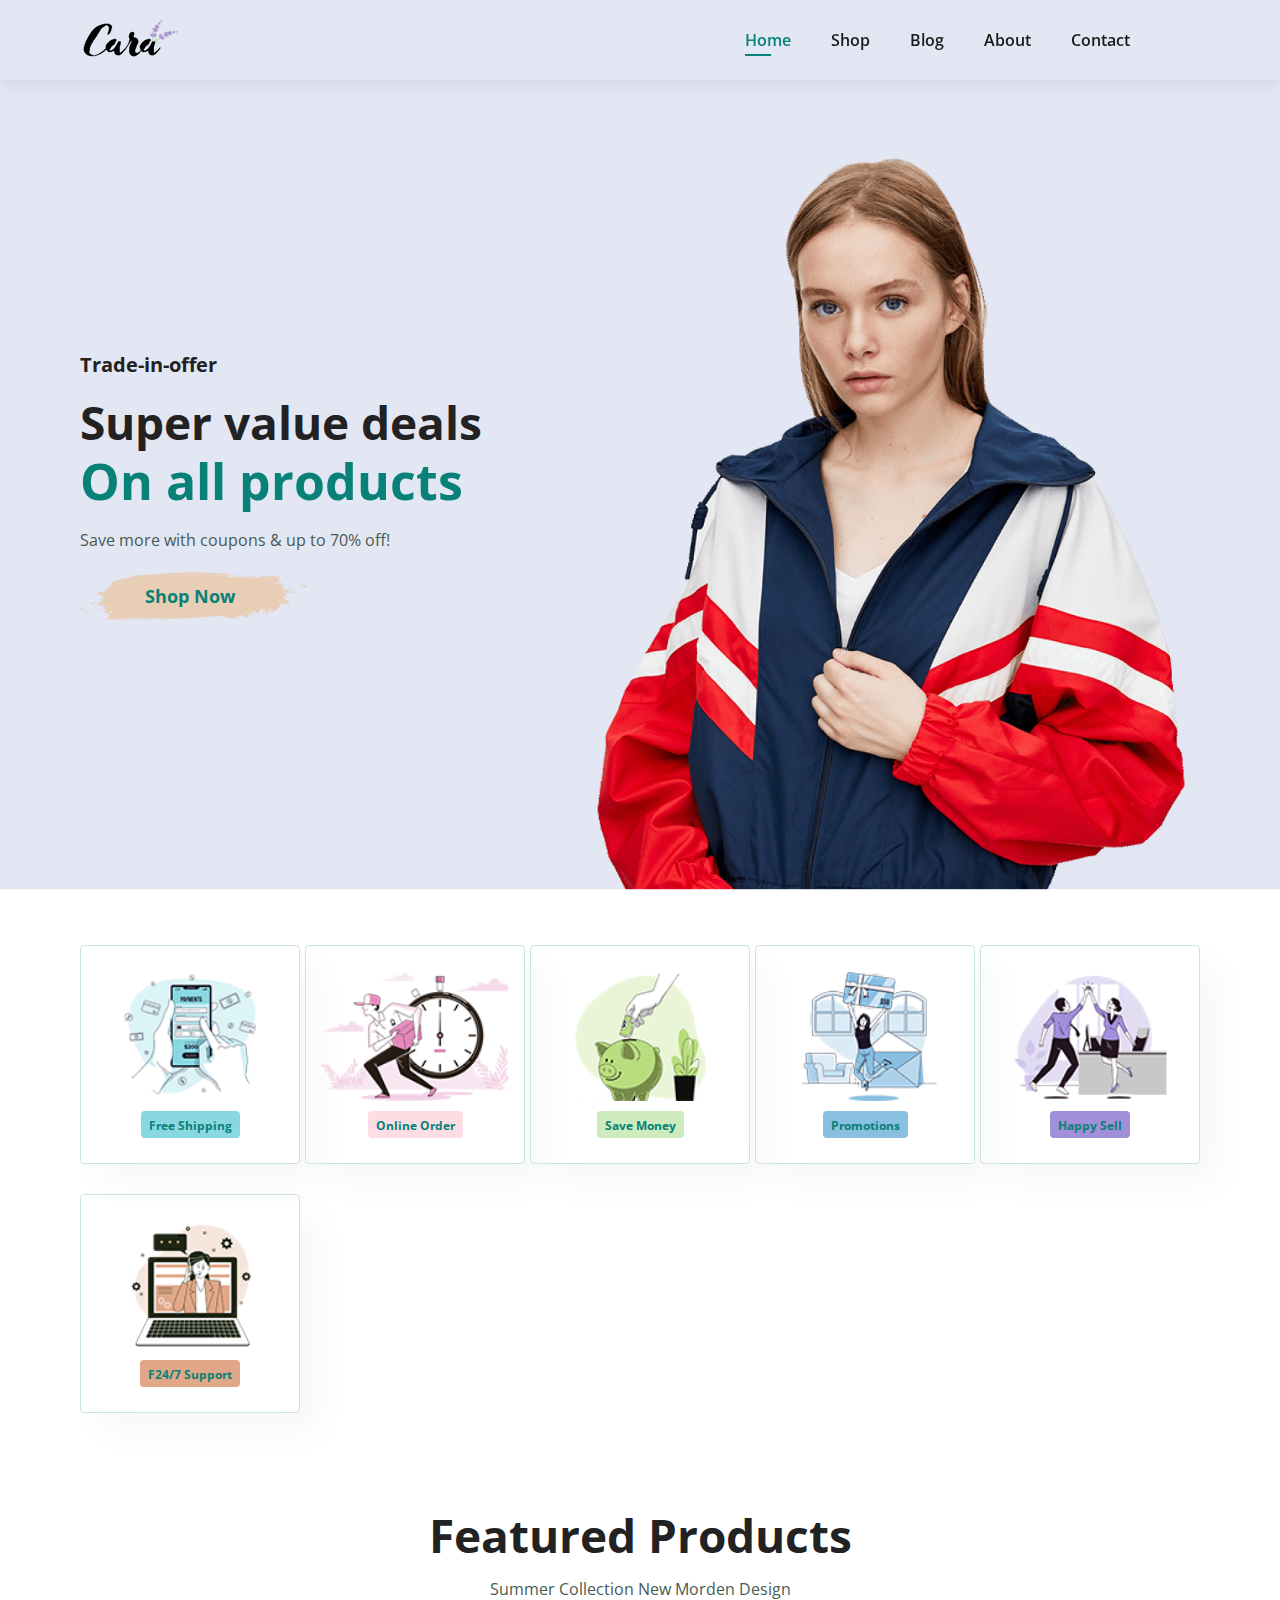
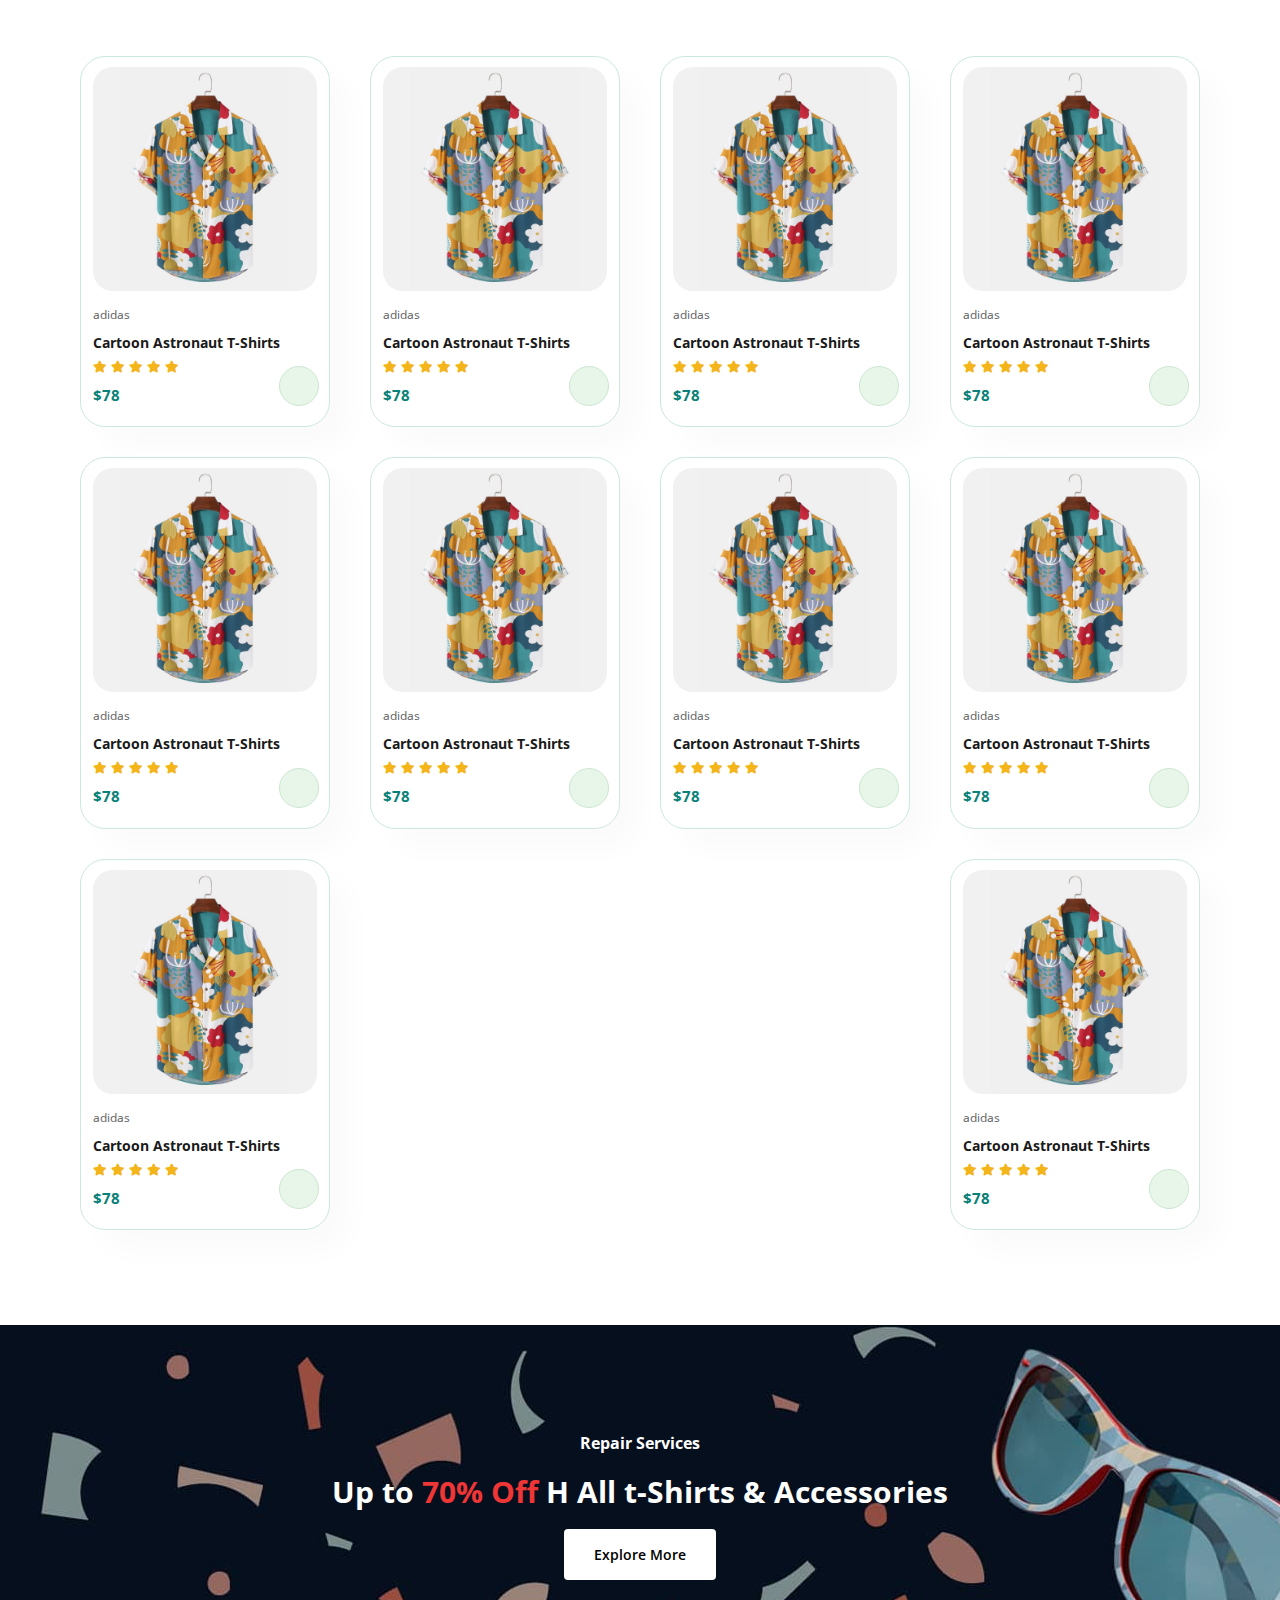
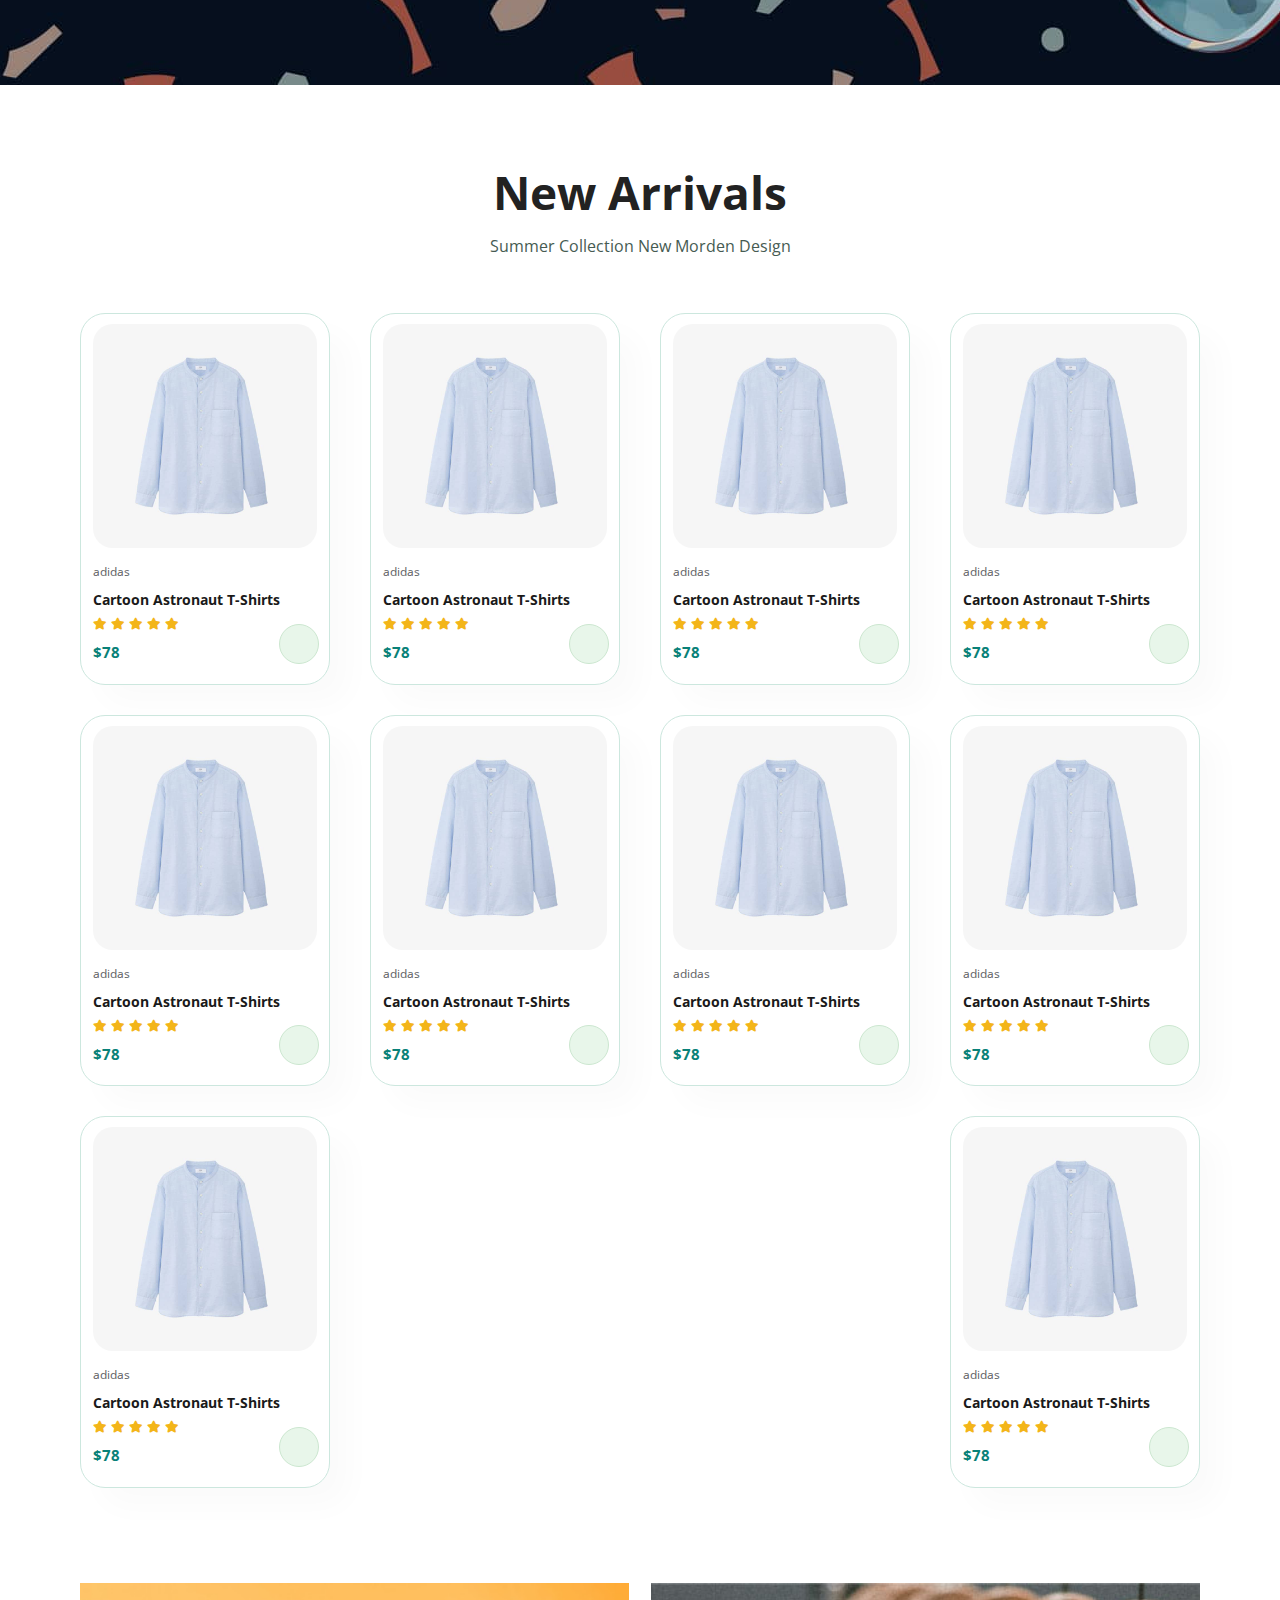
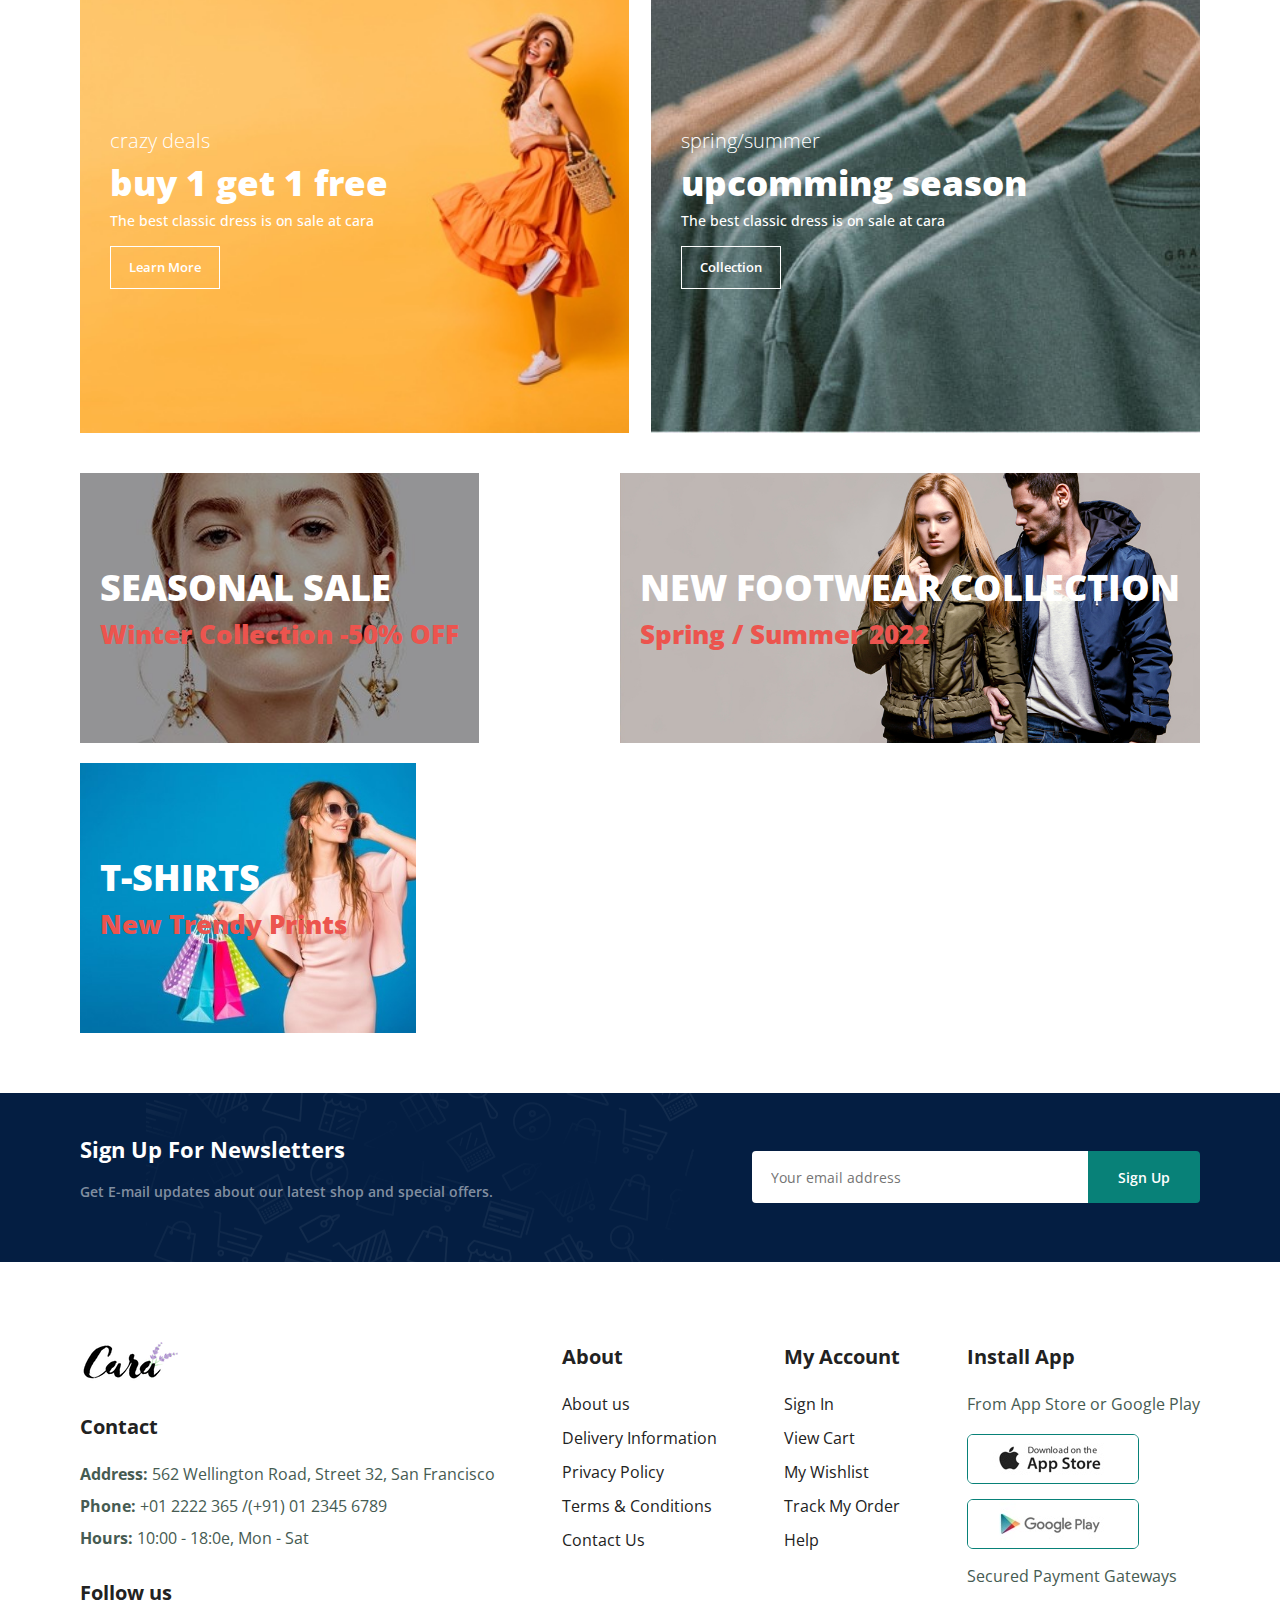
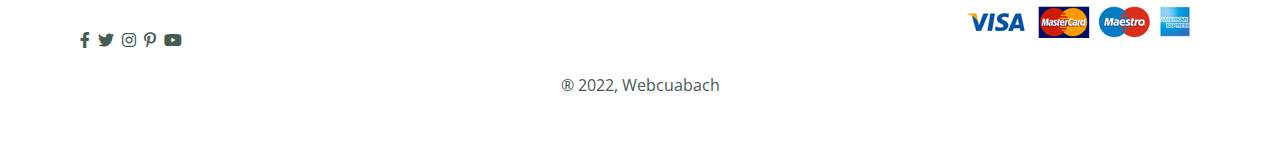
<file: index.html>
<!DOCTYPE html>
<html lang="en">

<head>
    <meta charset="UTF-8">
    <meta http-equiv="X-UA-Compatible" content="IE=edge">
    <meta name="viewport" content="width=device-width, initial-scale=1.0">
    <title>BookShop</title>
    <link rel="stylesheet" href="style.css">
    <link rel="stylesheet" href="https://pro.fontawesome.com/releases/v5.15.3/css/all.css">
</head>

<body>
    <section id="header">
        <a href="#"><img src="/img/logo.png" alt=""></a>
        <div>
            <ul id="navbar">
                <li><a class="active" href="index.html">Home</a></li>
                <li><a href="shop.html">Shop</a></li>
                <li><a href="blog.html">Blog</a></li>
                <li><a href="about.html">About</a></li>
                <li><a href="contact.html">Contact</a></li>
                <li><a id="lg-bag" href="cart.html"><i class="fal fa-shopping-bag"></i></i></a></li>
                <a href="#" id="close"><i class="far fa-times"></i></a>
            </ul>
        </div>
        <div id="mobile">
            <a href="cart.html"><i class="fal fa-shopping-bag"></i></i></a>
            <i id="bar" class="fal fa-bars"></i>
        </div>
    </section>

    <section id="hero">
        <h4>Trade-in-offer</h4>
        <h2>Super value deals</h2>
        <h1>On all products</h1>
        <p>Save more with coupons & up to 70% off! </p>
        <button>Shop Now</button>
    </section>

    <section id="feature" class="section-p1">
        <div class="fe-box">
            <img src="img/features/f1.png" alt="">
            <h6>Free Shipping</h6>
        </div>
        <div class="fe-box">
            <img src="img/features/f2.png" alt="">
            <h6>Online Order</h6>
        </div>
        <div class="fe-box">
            <img src="img/features/f3.png" alt="">
            <h6>Save Money</h6>
        </div>
        <div class="fe-box">
            <img src="img/features/f4.png" alt="">
            <h6>Promotions</h6>
        </div>
        <div class="fe-box">
            <img src="img/features/f5.png" alt="">
            <h6>Happy Sell</h6>
        </div>
        <div class="fe-box">
            <img src="img/features/f6.png" alt="">
            <h6>F24/7 Support</h6>
        </div>
    </section>

    <section id="product1" class="section-p1">
        <h2>Featured Products</h2>
        <p>Summer Collection New Morden Design</p>
        <div class="pro-container">
            <div class="pro">
                <img src="img/products/f1.jpg" alt="">
                <div class="des">
                    <span>adidas</span>
                    <h5>Cartoon Astronaut T-Shirts</h5>
                    <div class="star">
                        <i class="fas fa-star"></i>
                        <i class="fas fa-star"></i>
                        <i class="fas fa-star"></i>
                        <i class="fas fa-star"></i>
                        <i class="fas fa-star"></i>
                    </div>
                    <h4>$78</h4>
                </div>
                <a href="#"><i class="fal fa-shopping-cart cart"></i></a>
            </div>
            <div class="pro">
                <img src="img/products/f1.jpg" alt="">
                <div class="des">
                    <span>adidas</span>
                    <h5>Cartoon Astronaut T-Shirts</h5>
                    <div class="star">
                        <i class="fas fa-star"></i>
                        <i class="fas fa-star"></i>
                        <i class="fas fa-star"></i>
                        <i class="fas fa-star"></i>
                        <i class="fas fa-star"></i>
                    </div>
                    <h4>$78</h4>
                </div>
                <a href="#"><i class="fal fa-shopping-cart cart"></i></a>
            </div>
            <div class="pro">
                <img src="img/products/f1.jpg" alt="">
                <div class="des">
                    <span>adidas</span>
                    <h5>Cartoon Astronaut T-Shirts</h5>
                    <div class="star">
                        <i class="fas fa-star"></i>
                        <i class="fas fa-star"></i>
                        <i class="fas fa-star"></i>
                        <i class="fas fa-star"></i>
                        <i class="fas fa-star"></i>
                    </div>
                    <h4>$78</h4>
                </div>
                <a href="#"><i class="fal fa-shopping-cart cart"></i></a>
            </div>
            <div class="pro">
                <img src="img/products/f1.jpg" alt="">
                <div class="des">
                    <span>adidas</span>
                    <h5>Cartoon Astronaut T-Shirts</h5>
                    <div class="star">
                        <i class="fas fa-star"></i>
                        <i class="fas fa-star"></i>
                        <i class="fas fa-star"></i>
                        <i class="fas fa-star"></i>
                        <i class="fas fa-star"></i>
                    </div>
                    <h4>$78</h4>
                </div>
                <a href="#"><i class="fal fa-shopping-cart cart"></i></a>
            </div>
            <div class="pro">
                <img src="img/products/f1.jpg" alt="">
                <div class="des">
                    <span>adidas</span>
                    <h5>Cartoon Astronaut T-Shirts</h5>
                    <div class="star">
                        <i class="fas fa-star"></i>
                        <i class="fas fa-star"></i>
                        <i class="fas fa-star"></i>
                        <i class="fas fa-star"></i>
                        <i class="fas fa-star"></i>
                    </div>
                    <h4>$78</h4>
                </div>
                <a href="#"><i class="fal fa-shopping-cart cart"></i></a>
            </div>
            <div class="pro">
                <img src="img/products/f1.jpg" alt="">
                <div class="des">
                    <span>adidas</span>
                    <h5>Cartoon Astronaut T-Shirts</h5>
                    <div class="star">
                        <i class="fas fa-star"></i>
                        <i class="fas fa-star"></i>
                        <i class="fas fa-star"></i>
                        <i class="fas fa-star"></i>
                        <i class="fas fa-star"></i>
                    </div>
                    <h4>$78</h4>
                </div>
                <a href="#"><i class="fal fa-shopping-cart cart"></i></a>
            </div>
            <div class="pro">
                <img src="img/products/f1.jpg" alt="">
                <div class="des">
                    <span>adidas</span>
                    <h5>Cartoon Astronaut T-Shirts</h5>
                    <div class="star">
                        <i class="fas fa-star"></i>
                        <i class="fas fa-star"></i>
                        <i class="fas fa-star"></i>
                        <i class="fas fa-star"></i>
                        <i class="fas fa-star"></i>
                    </div>
                    <h4>$78</h4>
                </div>
                <a href="#"><i class="fal fa-shopping-cart cart"></i></a>
            </div>
            <div class="pro">
                <img src="img/products/f1.jpg" alt="">
                <div class="des">
                    <span>adidas</span>
                    <h5>Cartoon Astronaut T-Shirts</h5>
                    <div class="star">
                        <i class="fas fa-star"></i>
                        <i class="fas fa-star"></i>
                        <i class="fas fa-star"></i>
                        <i class="fas fa-star"></i>
                        <i class="fas fa-star"></i>
                    </div>
                    <h4>$78</h4>
                </div>
                <a href="#"><i class="fal fa-shopping-cart cart"></i></a>
            </div>
            <div class="pro">
                <img src="img/products/f1.jpg" alt="">
                <div class="des">
                    <span>adidas</span>
                    <h5>Cartoon Astronaut T-Shirts</h5>
                    <div class="star">
                        <i class="fas fa-star"></i>
                        <i class="fas fa-star"></i>
                        <i class="fas fa-star"></i>
                        <i class="fas fa-star"></i>
                        <i class="fas fa-star"></i>
                    </div>
                    <h4>$78</h4>
                </div>
                <a href="#"><i class="fal fa-shopping-cart cart"></i></a>
            </div>
            <div class="pro">
                <img src="img/products/f1.jpg" alt="">
                <div class="des">
                    <span>adidas</span>
                    <h5>Cartoon Astronaut T-Shirts</h5>
                    <div class="star">
                        <i class="fas fa-star"></i>
                        <i class="fas fa-star"></i>
                        <i class="fas fa-star"></i>
                        <i class="fas fa-star"></i>
                        <i class="fas fa-star"></i>
                    </div>
                    <h4>$78</h4>
                </div>
                <a href="#"><i class="fal fa-shopping-cart cart"></i></a>
            </div>
        </div>
    </section>

    <section id="banner" class="section-m1">
        <h4>Repair Services </h4>
        <h2>Up to <span>70% Off</span> H All t-Shirts & Accessories</h2>
        <button class="normal">Explore More</button>
    </section>

    <section id="product1" class="section-p1">
        <h2>New Arrivals</h2>
        <p>Summer Collection New Morden Design</p>
        <div class="pro-container">
            <div class="pro">
                <img src="img/products/n1.jpg" alt="">
                <div class="des">
                    <span>adidas</span>
                    <h5>Cartoon Astronaut T-Shirts</h5>
                    <div class="star">
                        <i class="fas fa-star"></i>
                        <i class="fas fa-star"></i>
                        <i class="fas fa-star"></i>
                        <i class="fas fa-star"></i>
                        <i class="fas fa-star"></i>
                    </div>
                    <h4>$78</h4>
                </div>
                <a href="#"><i class="fal fa-shopping-cart cart"></i></a>
            </div>
            <div class="pro">
                <img src="img/products/n1.jpg" alt="">
                <div class="des">
                    <span>adidas</span>
                    <h5>Cartoon Astronaut T-Shirts</h5>
                    <div class="star">
                        <i class="fas fa-star"></i>
                        <i class="fas fa-star"></i>
                        <i class="fas fa-star"></i>
                        <i class="fas fa-star"></i>
                        <i class="fas fa-star"></i>
                    </div>
                    <h4>$78</h4>
                </div>
                <a href="#"><i class="fal fa-shopping-cart cart"></i></a>
            </div>
            <div class="pro">
                <img src="img/products/n1.jpg" alt="">
                <div class="des">
                    <span>adidas</span>
                    <h5>Cartoon Astronaut T-Shirts</h5>
                    <div class="star">
                        <i class="fas fa-star"></i>
                        <i class="fas fa-star"></i>
                        <i class="fas fa-star"></i>
                        <i class="fas fa-star"></i>
                        <i class="fas fa-star"></i>
                    </div>
                    <h4>$78</h4>
                </div>
                <a href="#"><i class="fal fa-shopping-cart cart"></i></a>
            </div>
            <div class="pro">
                <img src="img/products/n1.jpg" alt="">
                <div class="des">
                    <span>adidas</span>
                    <h5>Cartoon Astronaut T-Shirts</h5>
                    <div class="star">
                        <i class="fas fa-star"></i>
                        <i class="fas fa-star"></i>
                        <i class="fas fa-star"></i>
                        <i class="fas fa-star"></i>
                        <i class="fas fa-star"></i>
                    </div>
                    <h4>$78</h4>
                </div>
                <a href="#"><i class="fal fa-shopping-cart cart"></i></a>
            </div>
            <div class="pro">
                <img src="img/products/n1.jpg" alt="">
                <div class="des">
                    <span>adidas</span>
                    <h5>Cartoon Astronaut T-Shirts</h5>
                    <div class="star">
                        <i class="fas fa-star"></i>
                        <i class="fas fa-star"></i>
                        <i class="fas fa-star"></i>
                        <i class="fas fa-star"></i>
                        <i class="fas fa-star"></i>
                    </div>
                    <h4>$78</h4>
                </div>
                <a href="#"><i class="fal fa-shopping-cart cart"></i></a>
            </div>
            <div class="pro">
                <img src="img/products/n1.jpg" alt="">
                <div class="des">
                    <span>adidas</span>
                    <h5>Cartoon Astronaut T-Shirts</h5>
                    <div class="star">
                        <i class="fas fa-star"></i>
                        <i class="fas fa-star"></i>
                        <i class="fas fa-star"></i>
                        <i class="fas fa-star"></i>
                        <i class="fas fa-star"></i>
                    </div>
                    <h4>$78</h4>
                </div>
                <a href="#"><i class="fal fa-shopping-cart cart"></i></a>
            </div>
            <div class="pro">
                <img src="img/products/n1.jpg" alt="">
                <div class="des">
                    <span>adidas</span>
                    <h5>Cartoon Astronaut T-Shirts</h5>
                    <div class="star">
                        <i class="fas fa-star"></i>
                        <i class="fas fa-star"></i>
                        <i class="fas fa-star"></i>
                        <i class="fas fa-star"></i>
                        <i class="fas fa-star"></i>
                    </div>
                    <h4>$78</h4>
                </div>
                <a href="#"><i class="fal fa-shopping-cart cart"></i></a>
            </div>
            <div class="pro">
                <img src="img/products/n1.jpg" alt="">
                <div class="des">
                    <span>adidas</span>
                    <h5>Cartoon Astronaut T-Shirts</h5>
                    <div class="star">
                        <i class="fas fa-star"></i>
                        <i class="fas fa-star"></i>
                        <i class="fas fa-star"></i>
                        <i class="fas fa-star"></i>
                        <i class="fas fa-star"></i>
                    </div>
                    <h4>$78</h4>
                </div>
                <a href="#"><i class="fal fa-shopping-cart cart"></i></a>
            </div>
            <div class="pro">
                <img src="img/products/n1.jpg" alt="">
                <div class="des">
                    <span>adidas</span>
                    <h5>Cartoon Astronaut T-Shirts</h5>
                    <div class="star">
                        <i class="fas fa-star"></i>
                        <i class="fas fa-star"></i>
                        <i class="fas fa-star"></i>
                        <i class="fas fa-star"></i>
                        <i class="fas fa-star"></i>
                    </div>
                    <h4>$78</h4>
                </div>
                <a href="#"><i class="fal fa-shopping-cart cart"></i></a>
            </div>
            <div class="pro">
                <img src="img/products/n1.jpg" alt="">
                <div class="des">
                    <span>adidas</span>
                    <h5>Cartoon Astronaut T-Shirts</h5>
                    <div class="star">
                        <i class="fas fa-star"></i>
                        <i class="fas fa-star"></i>
                        <i class="fas fa-star"></i>
                        <i class="fas fa-star"></i>
                        <i class="fas fa-star"></i>
                    </div>
                    <h4>$78</h4>
                </div>
                <a href="#"><i class="fal fa-shopping-cart cart"></i></a>
            </div>
        </div>
    </section>

    <section id="sm-banner" class="section-p1">
        <div class="banner-box">
            <h4>crazy deals</h4>
            <h2>buy 1 get 1 free</h2>
            <span>The best classic dress is on sale at cara</span>
            <button class="white">Learn More</button>
        </div>
        <div class="banner-box banner-box2">
            <h4>spring/summer</h4>
            <h2>upcomming season</h2>
            <span>The best classic dress is on sale at cara</span>
            <button class="white">Collection</button>
        </div>
    </section>

    <section id="banner3">
        <div class="banner-box">
            <h2>SEASONAL SALE</h2>
            <h3>Winter Collection -50% OFF</h3>
        </div>
        <div class="banner-box banner-box2">
            <h2>NEW FOOTWEAR COLLECTION </h2>
            <h3>Spring / Summer 2022</h3>
        </div>
        <div class="banner-box banner-box3">
            <h2>T-SHIRTS</h2>
            <h3>New Trendy Prints</h3>
        </div>
    </section>

    <section id="newsletter" class="section-p1 section-m1">
        <div class="newstext">
            <h4>Sign Up For Newsletters</h4>
            <p>Get E-mail updates about our latest shop and <span>special offers.</span>
            </p>
        </div>
        <div class="form">
            <input type="text" placeholder="Your email address">
            <button class="normal">Sign Up</button>
        </div>
    </section>

    <footer class="section-p1">
        <div class="col">
            <img class="logo" src="img/logo.png" alt="">
            <h4>Contact</h4>
            <p><strong>Address:</strong> 562 Wellington Road, Street 32, San Francisco</p>
            <p><strong>Phone:</strong> +01 2222 365 /(+91) 01 2345 6789</p>
            <p><strong>Hours:</strong> 10:00 - 18:0e, Mon - Sat</p>
            <div class="follow">
                <h4>Follow us</h4>
                <div class="icon">
                    <div class="icon">
                        <i class="fab fa-facebook-f"></i>
                        <i class="fab fa-twitter"></i>
                        <i class="fab fa-instagram"></i>
                        <i class="fab fa-pinterest-p"></i>
                        <i class="fab fa-youtube"></i>
                    </div>
                </div>
            </div>
        </div>

        <div class="col">
            <h4>About</h4>
            <a href="#">About us</a>
            <a href="#">Delivery Information</a>
            <a href="#">Privacy Policy</a>
            <a href="#">Terms & Conditions</a>
            <a href="#">Contact Us</a>
        </div>
        <div class="col">
            <h4>My Account</h4>
            <a href="#">Sign In</a>
            <a href="#">View Cart</a>
            <a href="#">My Wishlist</a>
            <a href="#">Track My Order</a>
            <a href="#">Help</a>
        </div>
        <div class="col install">
            <h4>Install App</h4>
            <p>From App Store or Google Play</p>
            <div class="row">
                <img src="img/pay/app.jpg" alt="">
                <img src="img/pay/play.jpg" alt="">
            </div>
            <p>Secured Payment Gateways </p>
            <img src="img/pay/pay.png" alt="">
        </div>
        <div class="copyright">
            <p>&circledR; 2022, Webcuabach</p>
        </div>
    </footer>

</body>
<script src="script.js"></script>

</html>
</file>
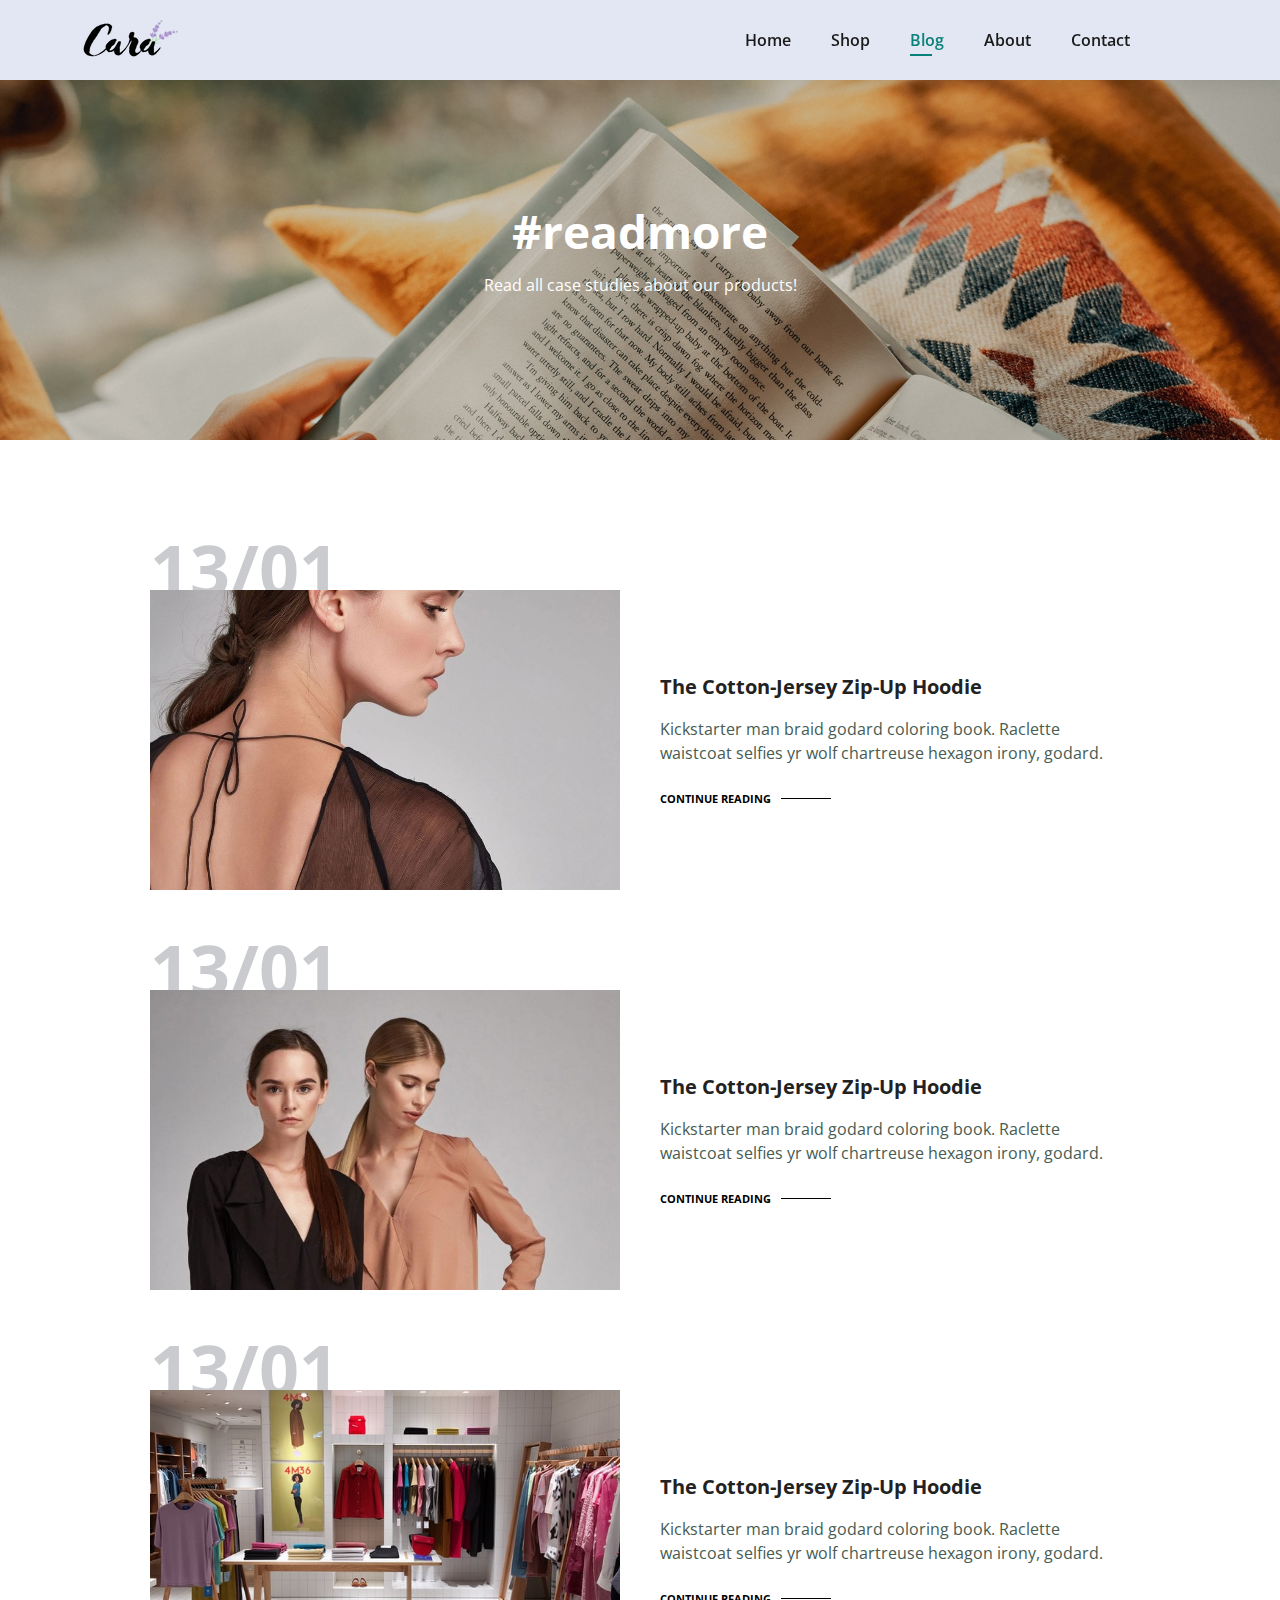
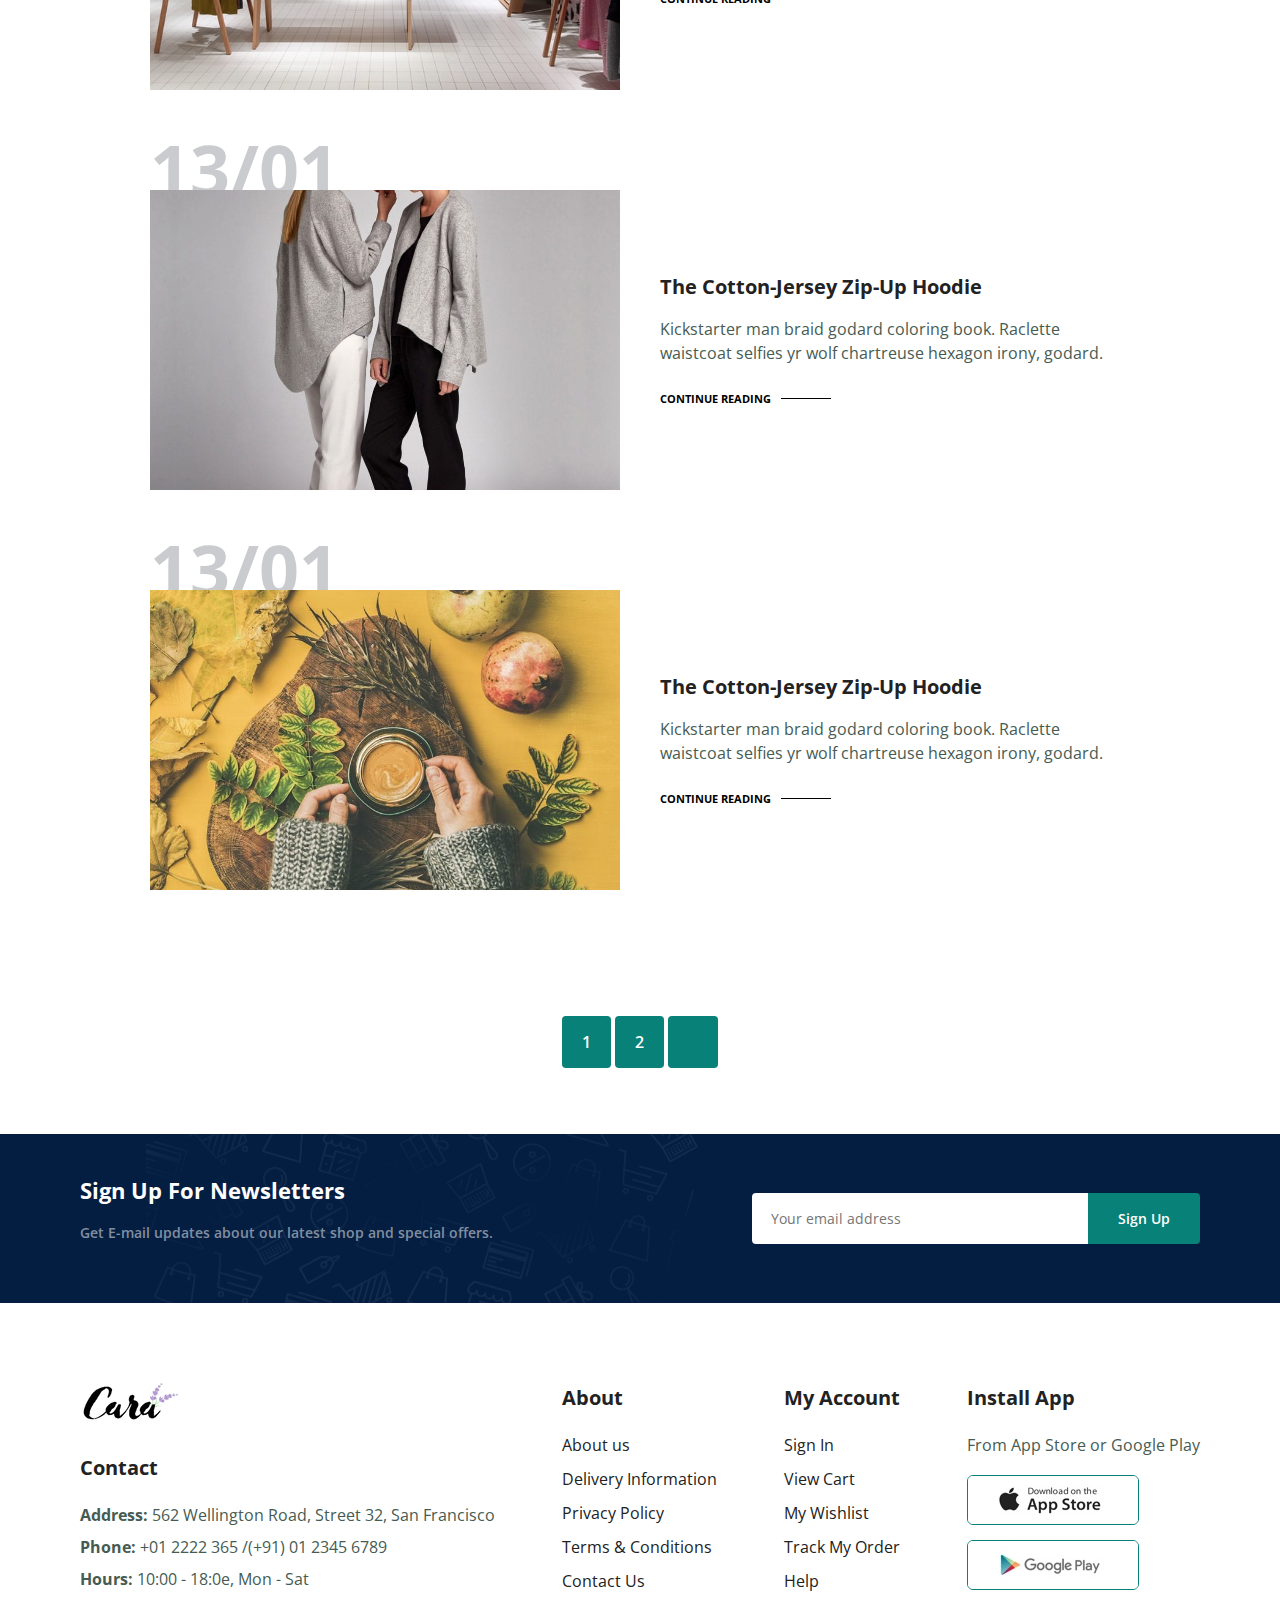
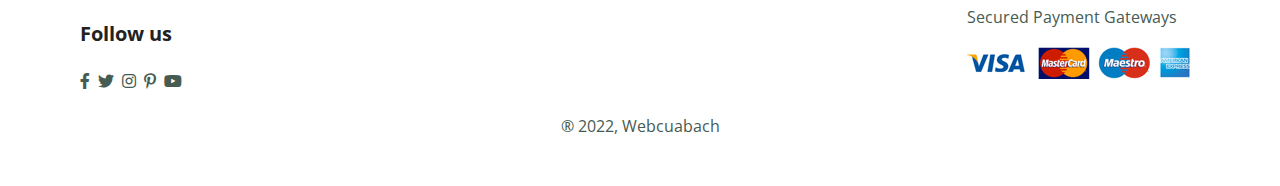
<file: blog.html>
<!DOCTYPE html>
<html lang="en">

<head>
    <meta charset="UTF-8">
    <meta http-equiv="X-UA-Compatible" content="IE=edge">
    <meta name="viewport" content="width=device-width, initial-scale=1.0">
    <title>BookShop</title>
    <link rel="stylesheet" href="style.css">
    <link rel="stylesheet" href="https://pro.fontawesome.com/releases/v5.15.3/css/all.css">
</head>

<body>
    <section id="header">
        <a href="#"><img src="/img/logo.png" alt=""></a>
        <div>
            <ul id="navbar">
                <li><a href="index.html">Home</a></li>
                <li><a href="shop.html">Shop</a></li>
                <li><a class="active" href="blog.html">Blog</a></li>
                <li><a href="about.html">About</a></li>
                <li><a href="contact.html">Contact</a></li>
                <li><a id="lg-bag" href="cart.html"><i class="fal fa-shopping-bag"></i></i></a></li>
                <a href="#" id="close"><i class="far fa-times"></i></a>
            </ul>
        </div>
        <div id="mobile">
            <a href="cart.html"><i class="fal fa-shopping-bag"></i></i></a>
            <i id="bar" class="fal fa-bars"></i>
        </div>
    </section>

    <section id="page-header" class="blog-header">
        <h2>#readmore</h2>
        <p>Read all case studies about our products!</p>
    </section>

    <section id="blog">
        <div class="blog-box">
            <div class="blog-img">
                <img src="img/blog/b1.jpg" alt="">
            </div>
            <div class="blog-details">
                <h4>The Cotton-Jersey Zip-Up Hoodie</h4>
                <p>Kickstarter man braid godard coloring book. Raclette waistcoat selfies
                yr wolf chartreuse hexagon irony, godard.</p>
                <a href="#">CONTINUE READING</a>
            </div>
            <h1>13/01</h1>
        </div>
        <div class="blog-box">
            <div class="blog-img">
                <img src="img/blog/b2.jpg" alt="">
            </div>
            <div class="blog-details">
                <h4>The Cotton-Jersey Zip-Up Hoodie</h4>
                <p>Kickstarter man braid godard coloring book. Raclette waistcoat selfies
                yr wolf chartreuse hexagon irony, godard.</p>
                <a href="#">CONTINUE READING</a>
            </div>
            <h1>13/01</h1>
        </div>
        <div class="blog-box">
            <div class="blog-img">
                <img src="img/blog/b3.jpg" alt="">
            </div>
            <div class="blog-details">
                <h4>The Cotton-Jersey Zip-Up Hoodie</h4>
                <p>Kickstarter man braid godard coloring book. Raclette waistcoat selfies
                yr wolf chartreuse hexagon irony, godard.</p>
                <a href="#">CONTINUE READING</a>
            </div>
            <h1>13/01</h1>
        </div>
        <div class="blog-box">
            <div class="blog-img">
                <img src="img/blog/b4.jpg" alt="">
            </div>
            <div class="blog-details">
                <h4>The Cotton-Jersey Zip-Up Hoodie</h4>
                <p>Kickstarter man braid godard coloring book. Raclette waistcoat selfies
                yr wolf chartreuse hexagon irony, godard.</p>
                <a href="#">CONTINUE READING</a>
            </div>
            <h1>13/01</h1>
        </div>
        <div class="blog-box">
            <div class="blog-img">
                <img src="img/blog/b6.jpg" alt="">
            </div>
            <div class="blog-details">
                <h4>The Cotton-Jersey Zip-Up Hoodie</h4>
                <p>Kickstarter man braid godard coloring book. Raclette waistcoat selfies
                yr wolf chartreuse hexagon irony, godard.</p>
                <a href="#">CONTINUE READING</a>
            </div>
            <h1>13/01</h1>
        </div>
    </section>

    <section id="pagination" class="section-p1">
        <a href="#">1</a>
        <a href="#">2</a>
        <a href="#"><i class="fal fa-long-arrow-alt-right"></i></a>
    </section>

    <section id="newsletter" class="section-p1 section-m1">
        <div class="newstext">
            <h4>Sign Up For Newsletters</h4>
            <p>Get E-mail updates about our latest shop and <span>special offers.</span>
            </p>
        </div>
        <div class="form">
            <input type="text" placeholder="Your email address">
            <button class="normal">Sign Up</button>
        </div>
    </section>

    <footer class="section-p1">
        <div class="col">
            <img class="logo" src="img/logo.png" alt="">
            <h4>Contact</h4>
            <p><strong>Address:</strong> 562 Wellington Road, Street 32, San Francisco</p>
            <p><strong>Phone:</strong> +01 2222 365 /(+91) 01 2345 6789</p>
            <p><strong>Hours:</strong> 10:00 - 18:0e, Mon - Sat</p>
            <div class="follow">
                <h4>Follow us</h4>
                <div class="icon">
                    <div class="icon">
                        <i class="fab fa-facebook-f"></i>
                        <i class="fab fa-twitter"></i>
                        <i class="fab fa-instagram"></i>
                        <i class="fab fa-pinterest-p"></i>
                        <i class="fab fa-youtube"></i>
                    </div>
                </div>
            </div>
        </div>

        <div class="col">
            <h4>About</h4>
            <a href="#">About us</a>
            <a href="#">Delivery Information</a>
            <a href="#">Privacy Policy</a>
            <a href="#">Terms & Conditions</a>
            <a href="#">Contact Us</a>
        </div>
        <div class="col">
            <h4>My Account</h4>
            <a href="#">Sign In</a>
            <a href="#">View Cart</a>
            <a href="#">My Wishlist</a>
            <a href="#">Track My Order</a>
            <a href="#">Help</a>
        </div>
        <div class="col install">
            <h4>Install App</h4>
            <p>From App Store or Google Play</p>
            <div class="row">
                <img src="img/pay/app.jpg" alt="">
                <img src="img/pay/play.jpg" alt="">
            </div>
            <p>Secured Payment Gateways </p>
            <img src="img/pay/pay.png" alt="">
        </div>
        <div class="copyright">
            <p>&circledR; 2022, Webcuabach</p>
        </div>
    </footer>

</body>
<script src="script.js"></script>

</html>
</file>
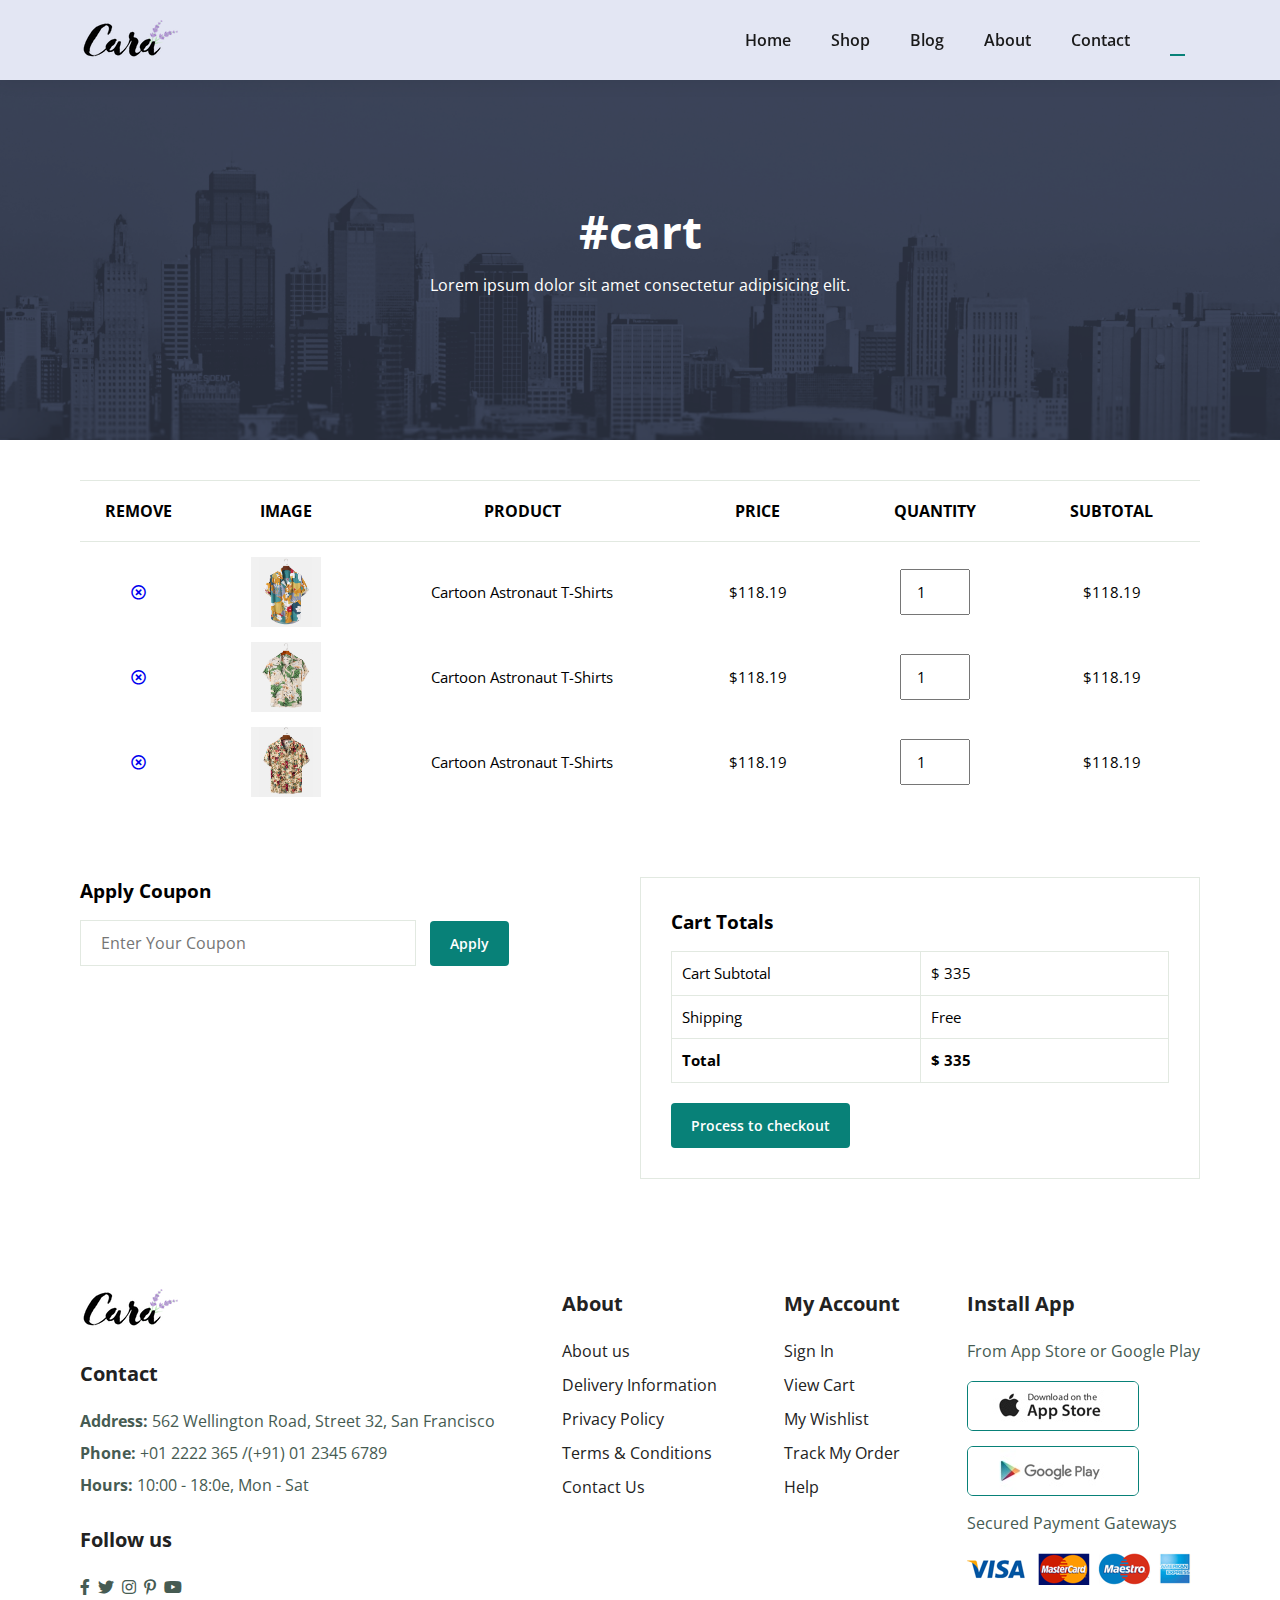
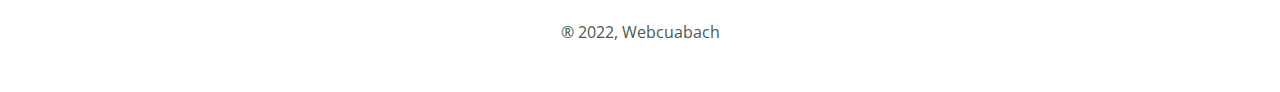
<file: cart.html>
<!DOCTYPE html>
<html lang="en">

<head>
    <meta charset="UTF-8">
    <meta http-equiv="X-UA-Compatible" content="IE=edge">
    <meta name="viewport" content="width=device-width, initial-scale=1.0">
    <title>BookShop</title>
    <link rel="stylesheet" href="style.css">
    <link rel="stylesheet" href="https://pro.fontawesome.com/releases/v5.15.3/css/all.css">
</head>

<body>
    <section id="header">
        <a href="#"><img src="/img/logo.png" alt=""></a>
        <div>
            <ul id="navbar">
                <li><a href="index.html">Home</a></li>
                <li><a href="shop.html">Shop</a></li>
                <li><a href="blog.html">Blog</a></li>
                <li><a href="about.html">About</a></li>
                <li><a href="contact.html">Contact</a></li>
                <li><a class="active" id="lg-bag" href="cart.html"><i class="fal fa-shopping-bag"></i></i></a></li>
                <a href="#" id="close"><i class="far fa-times"></i></a>
            </ul>
        </div>
        <div id="mobile">
            <a href="cart.html"><i class="fal fa-shopping-bag"></i></i></a>
            <i id="bar" class="fal fa-bars"></i>
        </div>
    </section>

    <section id="page-header" class="about-header">
        <h2>#cart</h2>
        <p>Lorem ipsum dolor sit amet consectetur adipisicing elit.</p>
    </section>

    <section id="cart" class="section-p1">
        <table width="100%">
            <thead>
                <tr>
                    <td>Remove</td>
                    <td>Image</td>
                    <td>Product</td>
                    <td>Price</td>
                    <td>Quantity</td>
                    <td>Subtotal</td>
                </tr>
            </thead>
            <tbody>
                <tr>
                    <td><a href="#"><i class="far fa-times-circle"></i></a></td>
                    <td><img src="img/products/f1.jpg" alt=""></td>
                    <td>Cartoon Astronaut T-Shirts</td>
                    <td>$118.19</td>
                    <td><input type="number" value="1"></td>
                    <td>$118.19</td>
                </tr>
                <tr>
                    <td><a href="#"><i class="far fa-times-circle"></i></a></td>
                    <td><img src="img/products/f2.jpg" alt=""></td>
                    <td>Cartoon Astronaut T-Shirts</td>
                    <td>$118.19</td>
                    <td><input type="number" value="1" name="" id=""></td>
                    <td>$118.19</td>
                </tr>
                <tr>
                    <td><a href="#"><i class="far fa-times-circle"></i></a></td>
                    <td><img src="img/products/f3.jpg" alt=""></td>
                    <td>Cartoon Astronaut T-Shirts</td>
                    <td>$118.19</td>
                    <td><input type="number" value="1" name="" id=""></td>
                    <td>$118.19</td>
                </tr>
            </tbody>
        </table>
    </section>

    <section id="cart-add" class="section-p1">
        <div id="coupon">
            <h3>Apply Coupon</h3>
            <div>
                <input type="text" placeholder="Enter Your Coupon">
                <button class="normal">Apply</button>
            </div>
        </div>
        <div id="subtotal">
            <h3>Cart Totals</h3>
            <table>
                <tr>
                    <td>Cart Subtotal</td>
                    <td>$ 335</td>
                </tr>
                <tr>
                    <td>Shipping</td>
                    <td>Free</td>
                </tr>
                <tr>
                    <td><strong>Total</strong></td>
                    <td><strong>$ 335</strong></td>
                </tr>
            </table>
            <button class="normal">Process to checkout</button>
        </div>
    </section>

    <footer class=" section-p1">
        <div class="col">
            <img class="logo" src="img/logo.png" alt="">
            <h4>Contact</h4>
            <p><strong>Address:</strong> 562 Wellington Road, Street 32, San Francisco</p>
            <p><strong>Phone:</strong> +01 2222 365 /(+91) 01 2345 6789</p>
            <p><strong>Hours:</strong> 10:00 - 18:0e, Mon - Sat</p>
            <div class="follow">
                <h4>Follow us</h4>
                <div class="icon">
                    <div class="icon">
                        <i class="fab fa-facebook-f"></i>
                        <i class="fab fa-twitter"></i>
                        <i class="fab fa-instagram"></i>
                        <i class="fab fa-pinterest-p"></i>
                        <i class="fab fa-youtube"></i>
                    </div>
                </div>
            </div>
        </div>

        <div class="col">
            <h4>About</h4>
            <a href="#">About us</a>
            <a href="#">Delivery Information</a>
            <a href="#">Privacy Policy</a>
            <a href="#">Terms & Conditions</a>
            <a href="#">Contact Us</a>
        </div>
        <div class="col">
            <h4>My Account</h4>
            <a href="#">Sign In</a>
            <a href="#">View Cart</a>
            <a href="#">My Wishlist</a>
            <a href="#">Track My Order</a>
            <a href="#">Help</a>
        </div>
        <div class="col install">
            <h4>Install App</h4>
            <p>From App Store or Google Play</p>
            <div class="row">
                <img src="img/pay/app.jpg" alt="">
                <img src="img/pay/play.jpg" alt="">
            </div>
            <p>Secured Payment Gateways </p>
            <img src="img/pay/pay.png" alt="">
        </div>
        <div class="copyright">
            <p>&circledR; 2022, Webcuabach</p>
        </div>
    </footer>

</body>
<script src="script.js"></script>

</html>
</file>
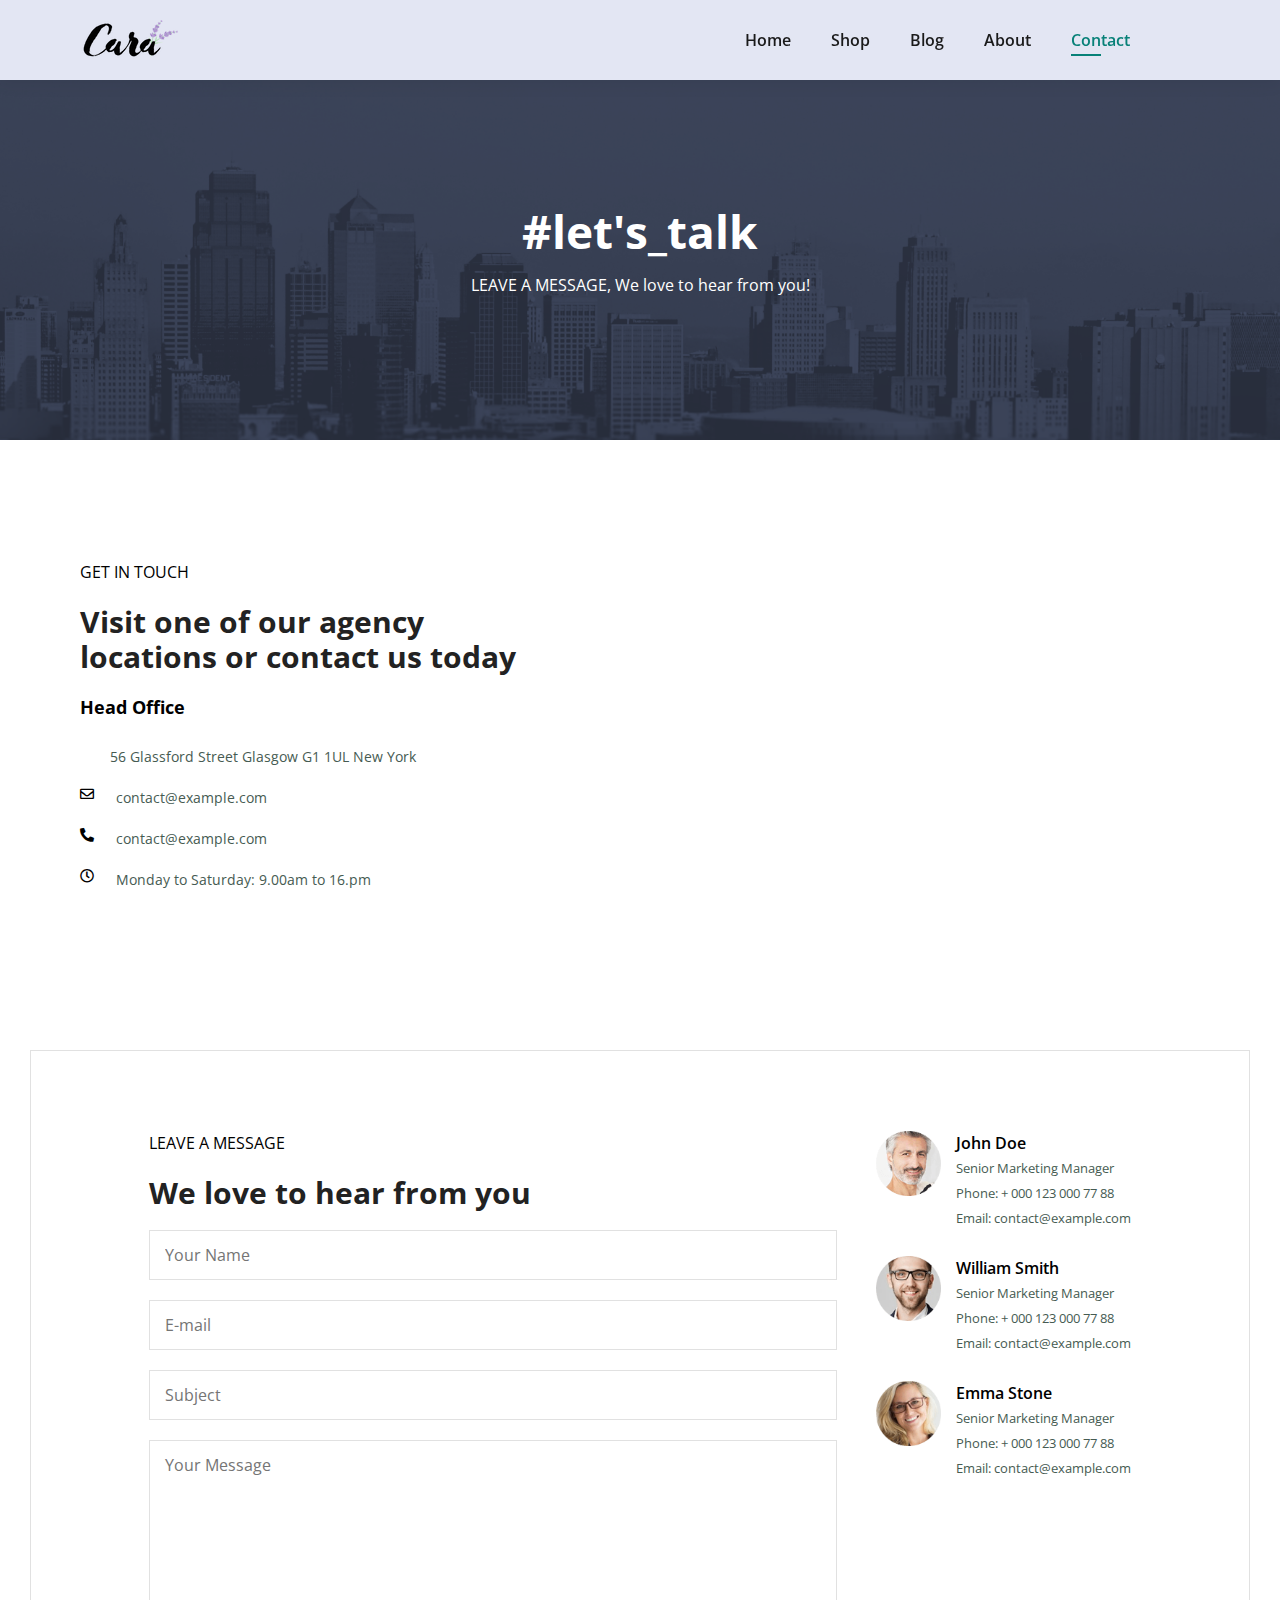
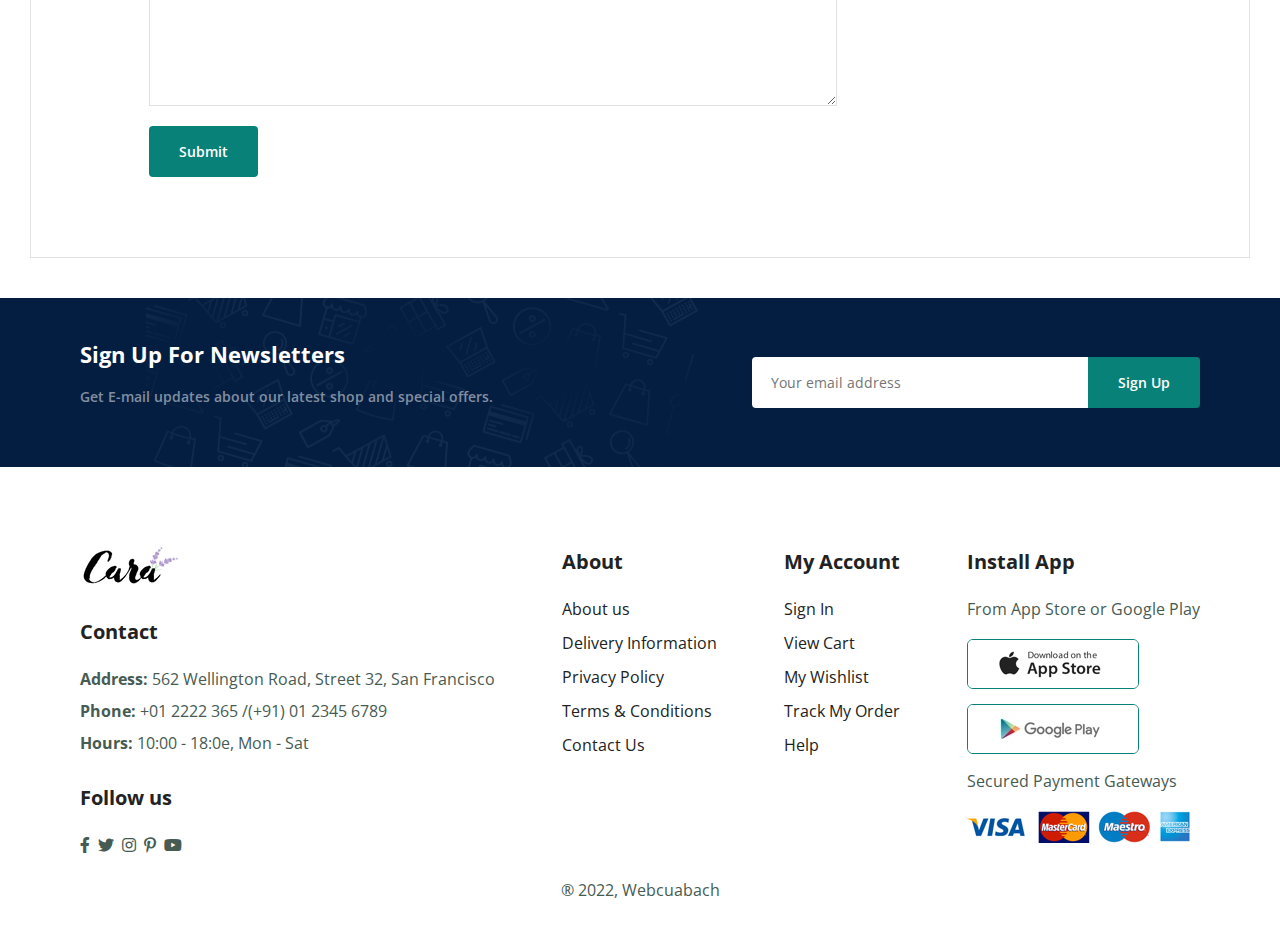
<file: contact.html>
<!DOCTYPE html>
<html lang="en">

<head>
    <meta charset="UTF-8">
    <meta http-equiv="X-UA-Compatible" content="IE=edge">
    <meta name="viewport" content="width=device-width, initial-scale=1.0">
    <title>BookShop</title>
    <link rel="stylesheet" href="style.css">
    <link rel="stylesheet" href="https://pro.fontawesome.com/releases/v5.15.3/css/all.css">
</head>

<body>
    <section id="header">
        <a href="#"><img src="/img/logo.png" alt=""></a>
        <div>
            <ul id="navbar">
                <li><a href="index.html">Home</a></li>
                <li><a href="shop.html">Shop</a></li>
                <li><a href="blog.html">Blog</a></li>
                <li><a href="about.html">About</a></li>
                <li><a class="active" href="contact.html">Contact</a></li>
                <li><a id="lg-bag" href="cart.html"><i class="fal fa-shopping-bag"></i></i></a></li>
                <a href="#" id="close"><i class="far fa-times"></i></a>
            </ul>
        </div>
        <div id="mobile">
            <a href="cart.html"><i class="fal fa-shopping-bag"></i></i></a>
            <i id="bar" class="fal fa-bars"></i>
        </div>
    </section>

    <section id="page-header" class="about-header">
        <h2>#let's_talk</h2>
        <p>LEAVE A MESSAGE, We love to hear from you!</p>
    </section>

    <section id="contact-details" class="section-p1">
        <div class="details">
            <span>GET IN TOUCH</span>
            <h2>Visit one of our agency locations or contact us today</h2>
            <h3>Head Office</h3>
            <div>
                <li>
                    <i class="fal fa-map"></i>
                    <p>56 Glassford Street Glasgow G1 1UL New York</p>
                </li>
                <li>
                    <i class="far fa-envelope"></i>
                    <p>contact@example.com </p>
                </li>
                <li>
                    <i class="fas fa-phone-alt"></i>
                    <p>contact@example.com </p>
                </li>
                <li>
                    <i class="far fa-clock"></i>
                    <p>Monday to Saturday: 9.00am to 16.pm </p>
                </li>
            </div>
        </div>

        <div class="map"><iframe
                src="https://www.google.com/maps/embed?pb=!1m18!1m12!1m3!1d3918.453991111692!2d106.6297991!3d10.8530333!2m3!1f0!2f0!3f0!3m2!1i1024!2i768!4f13.1!3m3!1m2!1s0x317529b6a2b351a5%3A0x11690ada8c36f9bc!2zVHLGsOG7nW5nIENhbyDEkeG6s25nIFRo4buxYyBow6BuaCBGUFQgUG9seXRlY2huaWMgVFAuSENNIChDUzMp!5e0!3m2!1svi!2s!4v1644415146068!5m2!1svi!2s"
                width="600" height="450" style="border:0;" allowfullscreen="" loading="lazy"></iframe></div>
    </section>

    <section id="form-details">
        <form action="">
            <span>LEAVE A MESSAGE</span>
            <h2>We love to hear from you</h2>
            <input type="text" placeholder="Your Name">
            <input type="text" placeholder="E-mail">
            <input type="text" placeholder="Subject">
            <textarea name="" id="" cols="30" rows="10" placeholder="Your Message"></textarea>
            <button class="normal">Submit</button>
        </form>

        <div class="people">
            <div>
                <img src="img/people/1.png" alt="">
                <p><span>John Doe </span> 
                    Senior Marketing Manager <br> Phone: + 000 123
                    000 77 88 <br> Email: contact@example.com</p>
            </div>
            <div>
                <img src="img/people/2.png" alt="">
                <p><span>William Smith</span> Senior Marketing Manager <br> Phone: + 000
                    123 000 77 88 <br> Email: contact@example.com</p>
            </div>
            <div>
                <img src="img/people/3.png" alt="">
                <p><span>Emma Stone</span> Senior Marketing Manager <br> Phone: + 000 123
                    000 77 88 <br> Email: contact@example.com</p>
            </div>
        </div>
    </section>

    <section id="newsletter" class="section-p1 section-m1">
        <div class="newstext">
            <h4>Sign Up For Newsletters</h4>
            <p>Get E-mail updates about our latest shop and <span>special offers.</span>
            </p>
        </div>
        <div class="form">
            <input type="text" placeholder="Your email address">
            <button class="normal">Sign Up</button>
        </div>
    </section>

    <footer class="section-p1">
        <div class="col">
            <img class="logo" src="img/logo.png" alt="">
            <h4>Contact</h4>
            <p><strong>Address:</strong> 562 Wellington Road, Street 32, San Francisco</p>
            <p><strong>Phone:</strong> +01 2222 365 /(+91) 01 2345 6789</p>
            <p><strong>Hours:</strong> 10:00 - 18:0e, Mon - Sat</p>
            <div class="follow">
                <h4>Follow us</h4>
                <div class="icon">
                    <div class="icon">
                        <i class="fab fa-facebook-f"></i>
                        <i class="fab fa-twitter"></i>
                        <i class="fab fa-instagram"></i>
                        <i class="fab fa-pinterest-p"></i>
                        <i class="fab fa-youtube"></i>
                    </div>
                </div>
            </div>
        </div>

        <div class="col">
            <h4>About</h4>
            <a href="#">About us</a>
            <a href="#">Delivery Information</a>
            <a href="#">Privacy Policy</a>
            <a href="#">Terms & Conditions</a>
            <a href="#">Contact Us</a>
        </div>
        <div class="col">
            <h4>My Account</h4>
            <a href="#">Sign In</a>
            <a href="#">View Cart</a>
            <a href="#">My Wishlist</a>
            <a href="#">Track My Order</a>
            <a href="#">Help</a>
        </div>
        <div class="col install">
            <h4>Install App</h4>
            <p>From App Store or Google Play</p>
            <div class="row">
                <img src="img/pay/app.jpg" alt="">
                <img src="img/pay/play.jpg" alt="">
            </div>
            <p>Secured Payment Gateways </p>
            <img src="img/pay/pay.png" alt="">
        </div>
        <div class="copyright">
            <p>&circledR; 2022, Webcuabach</p>
        </div>
    </footer>

</body>
<script src="script.js"></script>

</html>
</file>
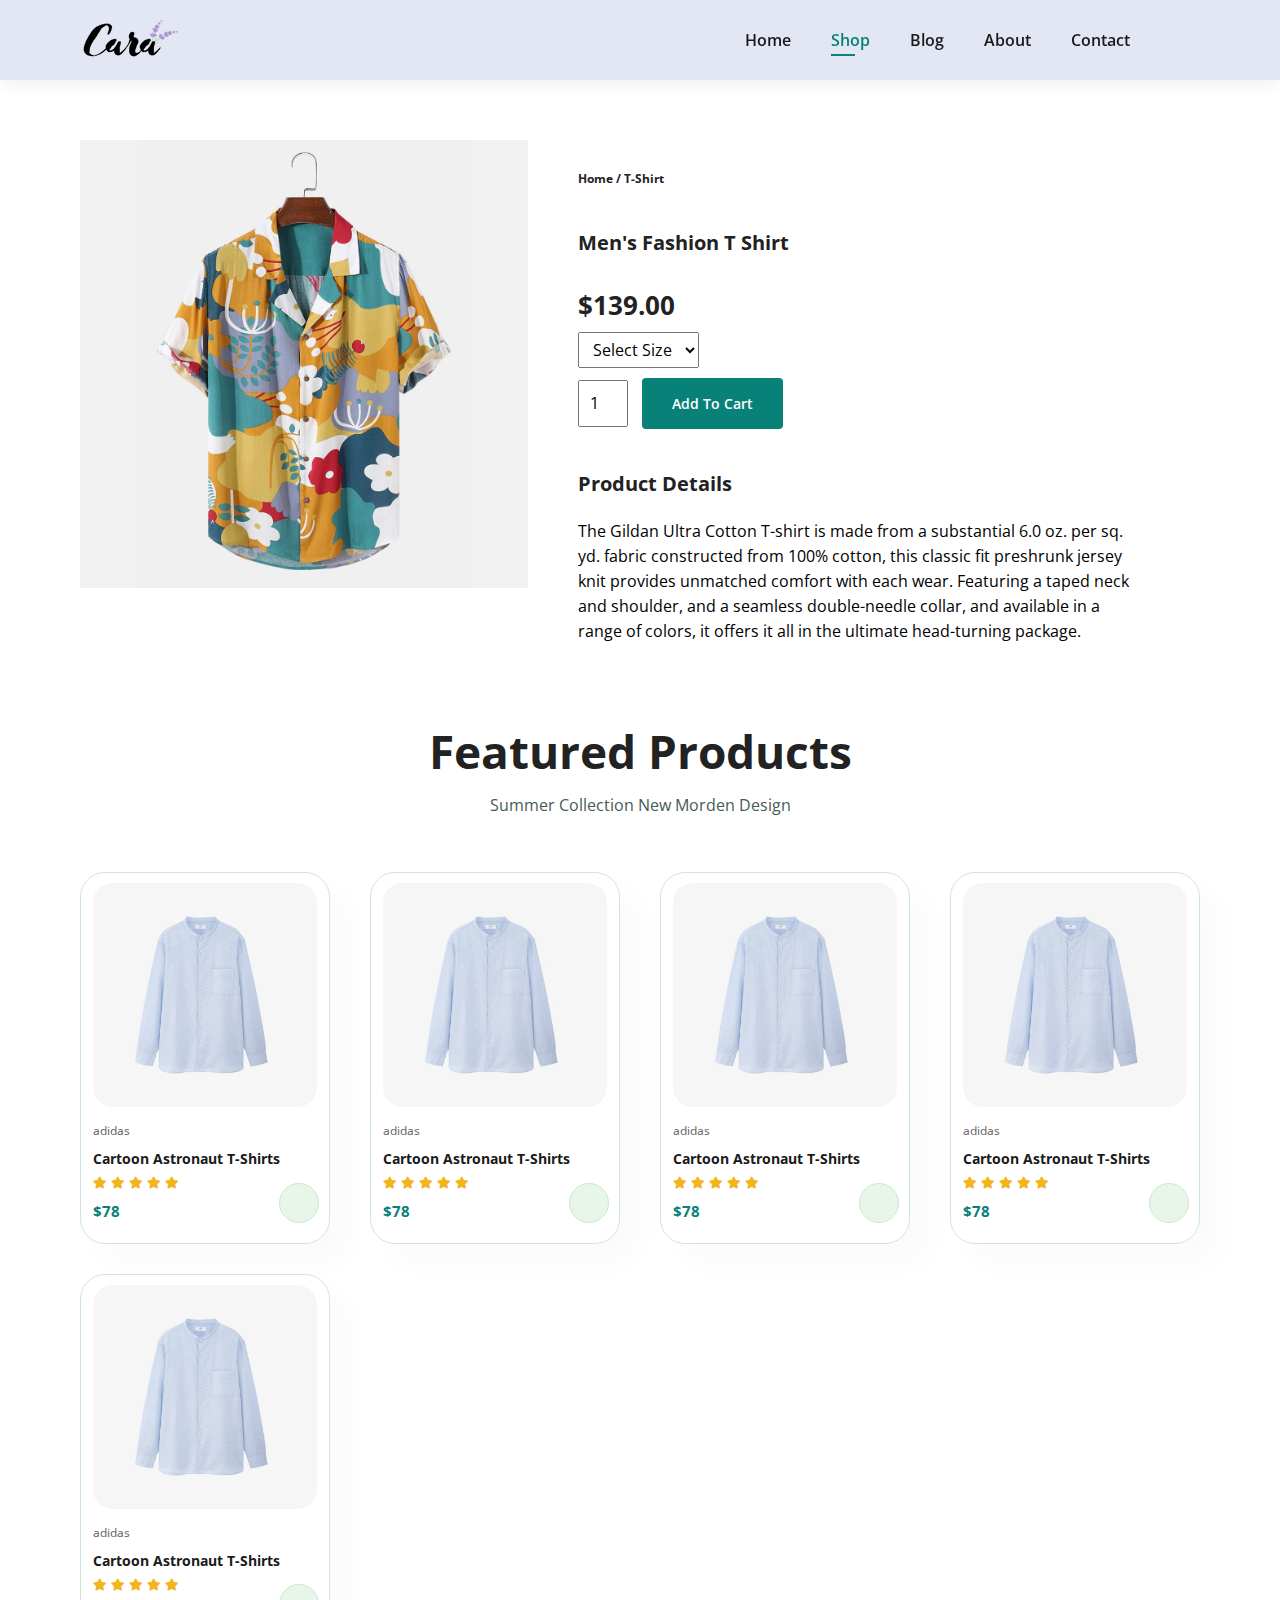
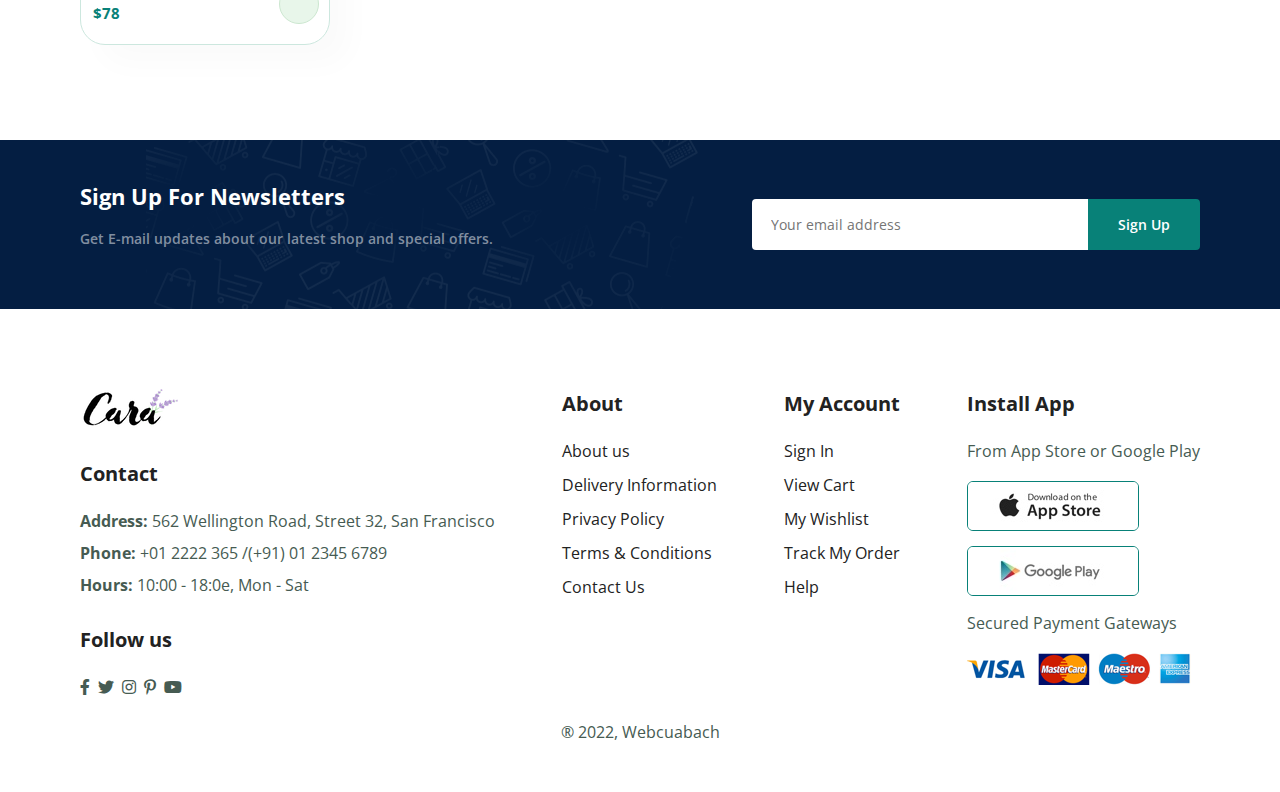
<file: product.html>
<!DOCTYPE html>
<html lang="en">

<head>
    <meta charset="UTF-8">
    <meta http-equiv="X-UA-Compatible" content="IE=edge">
    <meta name="viewport" content="width=device-width, initial-scale=1.0">
    <title>BookShop</title>
    <link rel="stylesheet" href="style.css">
    <link rel="stylesheet" href="https://pro.fontawesome.com/releases/v5.15.3/css/all.css">
</head>

<body>
    <section id="header">
        <a href="#"><img src="/img/logo.png" alt=""></a>
        <div>
            <ul id="navbar">
                <li><a href="index.html">Home</a></li>
                <li><a class="active" href="shop.html">Shop</a></li>
                <li><a href="blog.html">Blog</a></li>
                <li><a href="about.html">About</a></li>
                <li><a href="contact.html">Contact</a></li>
                <li><a id="lg-bag" href="cart.html"><i class="fal fa-shopping-bag"></i></i></a></li>
                <a href="#" id="close"><i class="far fa-times"></i></a>
            </ul>
        </div>
        <div id="mobile">
            <a href="cart.html"><i class="fal fa-shopping-bag"></i></i></a>
            <i id="bar" class="fal fa-bars"></i>
        </div>
    </section>

    <section id="prodetails" class="section-p1">
        <div class="single-pro-image">
            <img src="img/products/f1.jpg" width="100%" id="MainImg" alt="">
        </div>
        <div class="single-pro-details">
            <h6>Home / T-Shirt</h6>
            <h4>Men's Fashion T Shirt</h4>
            <h2>$139.00</h2>
            <select>
                <option>Select Size</option>
                <option>XL</option>
                <option>XXL</option>
                <option>Small</option>
                <option>Large</option>
            </select>
            <input type="number" value="1">
            <button class="normal">Add To Cart</button>
            <h4>Product Details</h4>
            <span>The Gildan Ultra Cotton T-shirt is made from a substantial 6.0 oz. per
                sq. yd. fabric constructed from 100% cotton, this classic fit preshrunk jersey knit provides unmatched comfort with each wear. Featuring a taped neck and shoulder, and a seamless double-needle collar, and available in a range of colors, it offers it all in the ultimate head-turning package.</span>
        </div>
    </section>

    <section id="product1" class="section-p1">
        <h2>Featured Products</h2>
        <p>Summer Collection New Morden Design</p>
        <div class="pro-container">
            <div class="pro">
                <img src="img/products/n1.jpg" alt="">
                <div class="des">
                    <span>adidas</span>
                    <h5>Cartoon Astronaut T-Shirts</h5>
                    <div class="star">
                        <i class="fas fa-star"></i>
                        <i class="fas fa-star"></i>
                        <i class="fas fa-star"></i>
                        <i class="fas fa-star"></i>
                        <i class="fas fa-star"></i>
                    </div>
                    <h4>$78</h4>
                </div>
                <a href="#"><i class="fal fa-shopping-cart cart"></i></a>
            </div>
            <div class="pro">
                <img src="img/products/n1.jpg" alt="">
                <div class="des">
                    <span>adidas</span>
                    <h5>Cartoon Astronaut T-Shirts</h5>
                    <div class="star">
                        <i class="fas fa-star"></i>
                        <i class="fas fa-star"></i>
                        <i class="fas fa-star"></i>
                        <i class="fas fa-star"></i>
                        <i class="fas fa-star"></i>
                    </div>
                    <h4>$78</h4>
                </div>
                <a href="#"><i class="fal fa-shopping-cart cart"></i></a>
            </div>
            <div class="pro">
                <img src="img/products/n1.jpg" alt="">
                <div class="des">
                    <span>adidas</span>
                    <h5>Cartoon Astronaut T-Shirts</h5>
                    <div class="star">
                        <i class="fas fa-star"></i>
                        <i class="fas fa-star"></i>
                        <i class="fas fa-star"></i>
                        <i class="fas fa-star"></i>
                        <i class="fas fa-star"></i>
                    </div>
                    <h4>$78</h4>
                </div>
                <a href="#"><i class="fal fa-shopping-cart cart"></i></a>
            </div>
            <div class="pro">
                <img src="img/products/n1.jpg" alt="">
                <div class="des">
                    <span>adidas</span>
                    <h5>Cartoon Astronaut T-Shirts</h5>
                    <div class="star">
                        <i class="fas fa-star"></i>
                        <i class="fas fa-star"></i>
                        <i class="fas fa-star"></i>
                        <i class="fas fa-star"></i>
                        <i class="fas fa-star"></i>
                    </div>
                    <h4>$78</h4>
                </div>
                <a href="#"><i class="fal fa-shopping-cart cart"></i></a>
            </div>
            <div class="pro">
                <img src="img/products/n1.jpg" alt="">
                <div class="des">
                    <span>adidas</span>
                    <h5>Cartoon Astronaut T-Shirts</h5>
                    <div class="star">
                        <i class="fas fa-star"></i>
                        <i class="fas fa-star"></i>
                        <i class="fas fa-star"></i>
                        <i class="fas fa-star"></i>
                        <i class="fas fa-star"></i>
                    </div>
                    <h4>$78</h4>
                </div>
                <a href="#"><i class="fal fa-shopping-cart cart"></i></a>
            </div>
        </div>
    </section>

    <section id="newsletter" class="section-p1 section-m1">
        <div class="newstext">
            <h4>Sign Up For Newsletters</h4>
            <p>Get E-mail updates about our latest shop and <span>special offers.</span>
            </p>
        </div>
        <div class="form">
            <input type="text" placeholder="Your email address">
            <button class="normal">Sign Up</button>
        </div>
    </section>

    <footer class="section-p1">
        <div class="col">
            <img class="logo" src="img/logo.png" alt="">
            <h4>Contact</h4>
            <p><strong>Address:</strong> 562 Wellington Road, Street 32, San Francisco</p>
            <p><strong>Phone:</strong> +01 2222 365 /(+91) 01 2345 6789</p>
            <p><strong>Hours:</strong> 10:00 - 18:0e, Mon - Sat</p>
            <div class="follow">
                <h4>Follow us</h4>
                <div class="icon">
                    <div class="icon">
                        <i class="fab fa-facebook-f"></i>
                        <i class="fab fa-twitter"></i>
                        <i class="fab fa-instagram"></i>
                        <i class="fab fa-pinterest-p"></i>
                        <i class="fab fa-youtube"></i>
                    </div>
                </div>
            </div>
        </div>

        <div class="col">
            <h4>About</h4>
            <a href="#">About us</a>
            <a href="#">Delivery Information</a>
            <a href="#">Privacy Policy</a>
            <a href="#">Terms & Conditions</a>
            <a href="#">Contact Us</a>
        </div>
        <div class="col">
            <h4>My Account</h4>
            <a href="#">Sign In</a>
            <a href="#">View Cart</a>
            <a href="#">My Wishlist</a>
            <a href="#">Track My Order</a>
            <a href="#">Help</a>
        </div>
        <div class="col install">
            <h4>Install App</h4>
            <p>From App Store or Google Play</p>
            <div class="row">
                <img src="img/pay/app.jpg" alt="">
                <img src="img/pay/play.jpg" alt="">
            </div>
            <p>Secured Payment Gateways </p>
            <img src="img/pay/pay.png" alt="">
        </div>
        <div class="copyright">
            <p>&circledR; 2022, Webcuabach</p>
        </div>
    </footer>

</body>
<script src="script.js"></script>

</html>
</file>
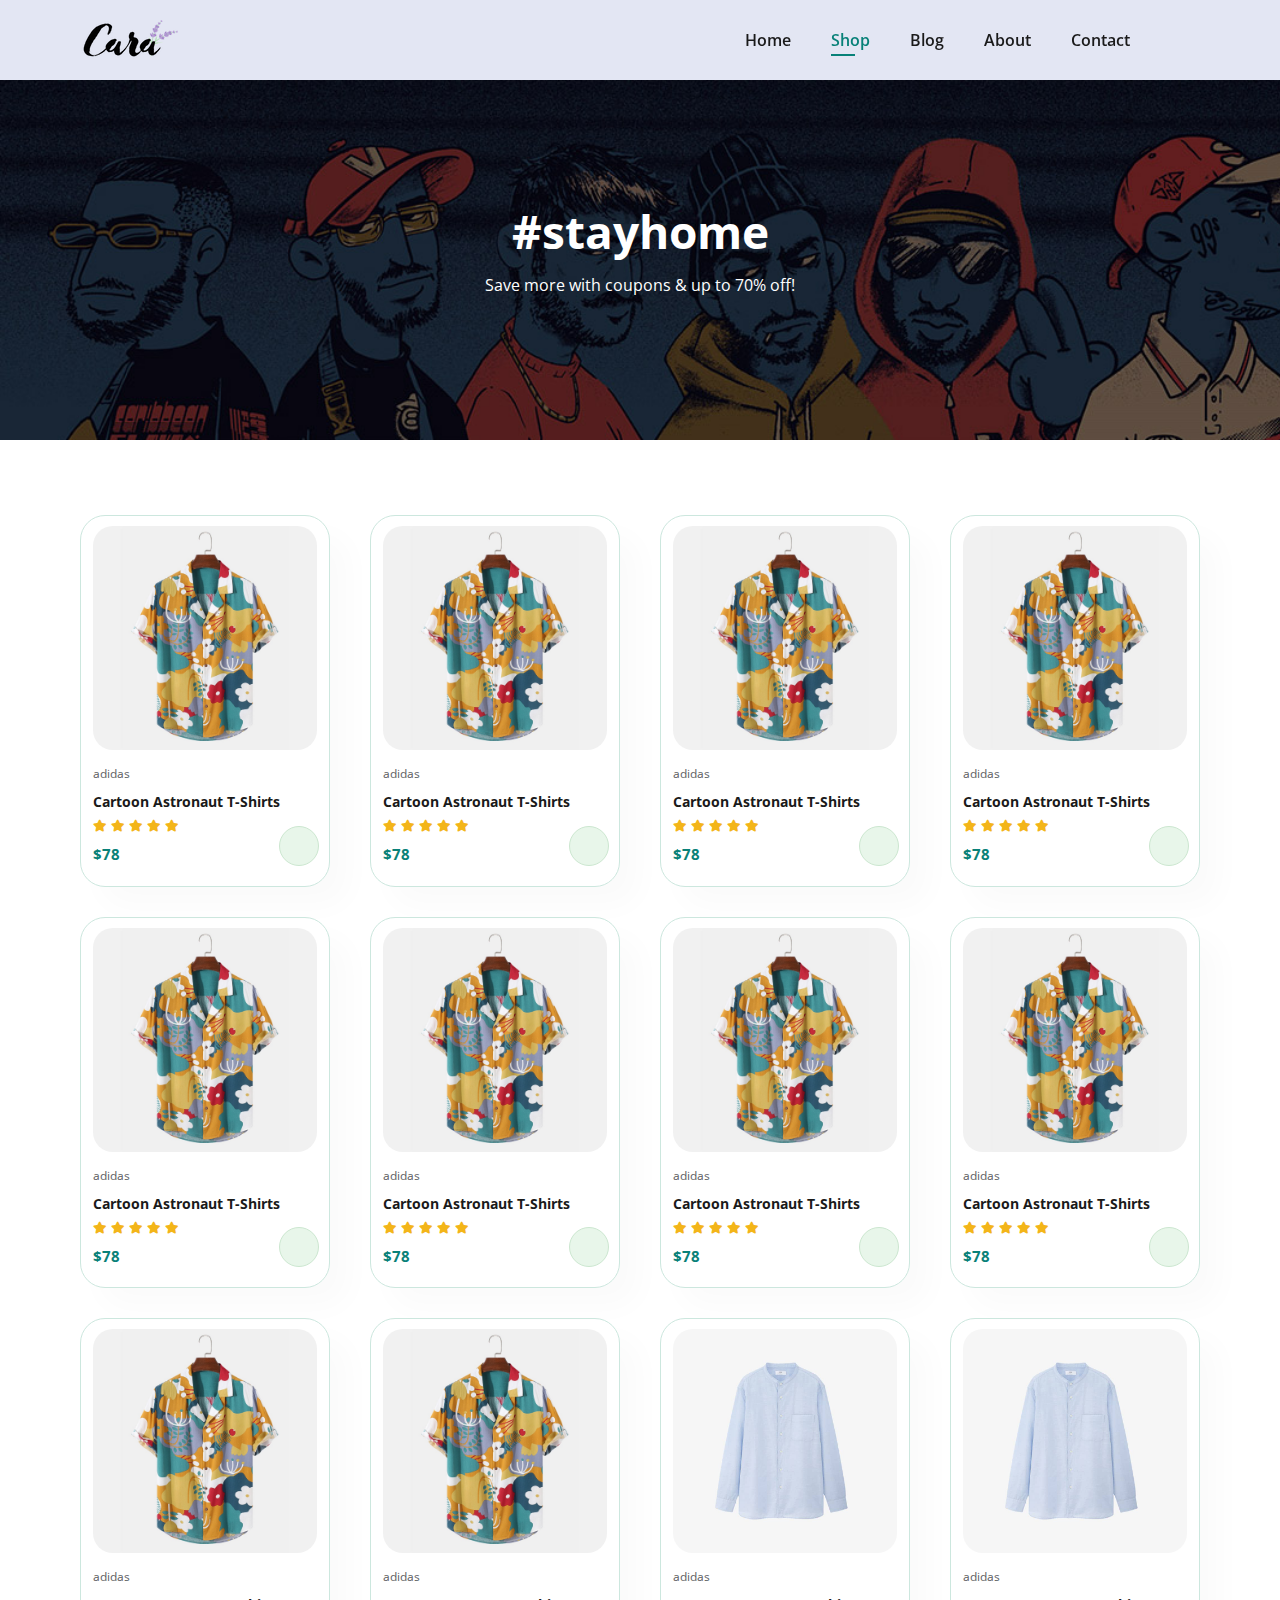
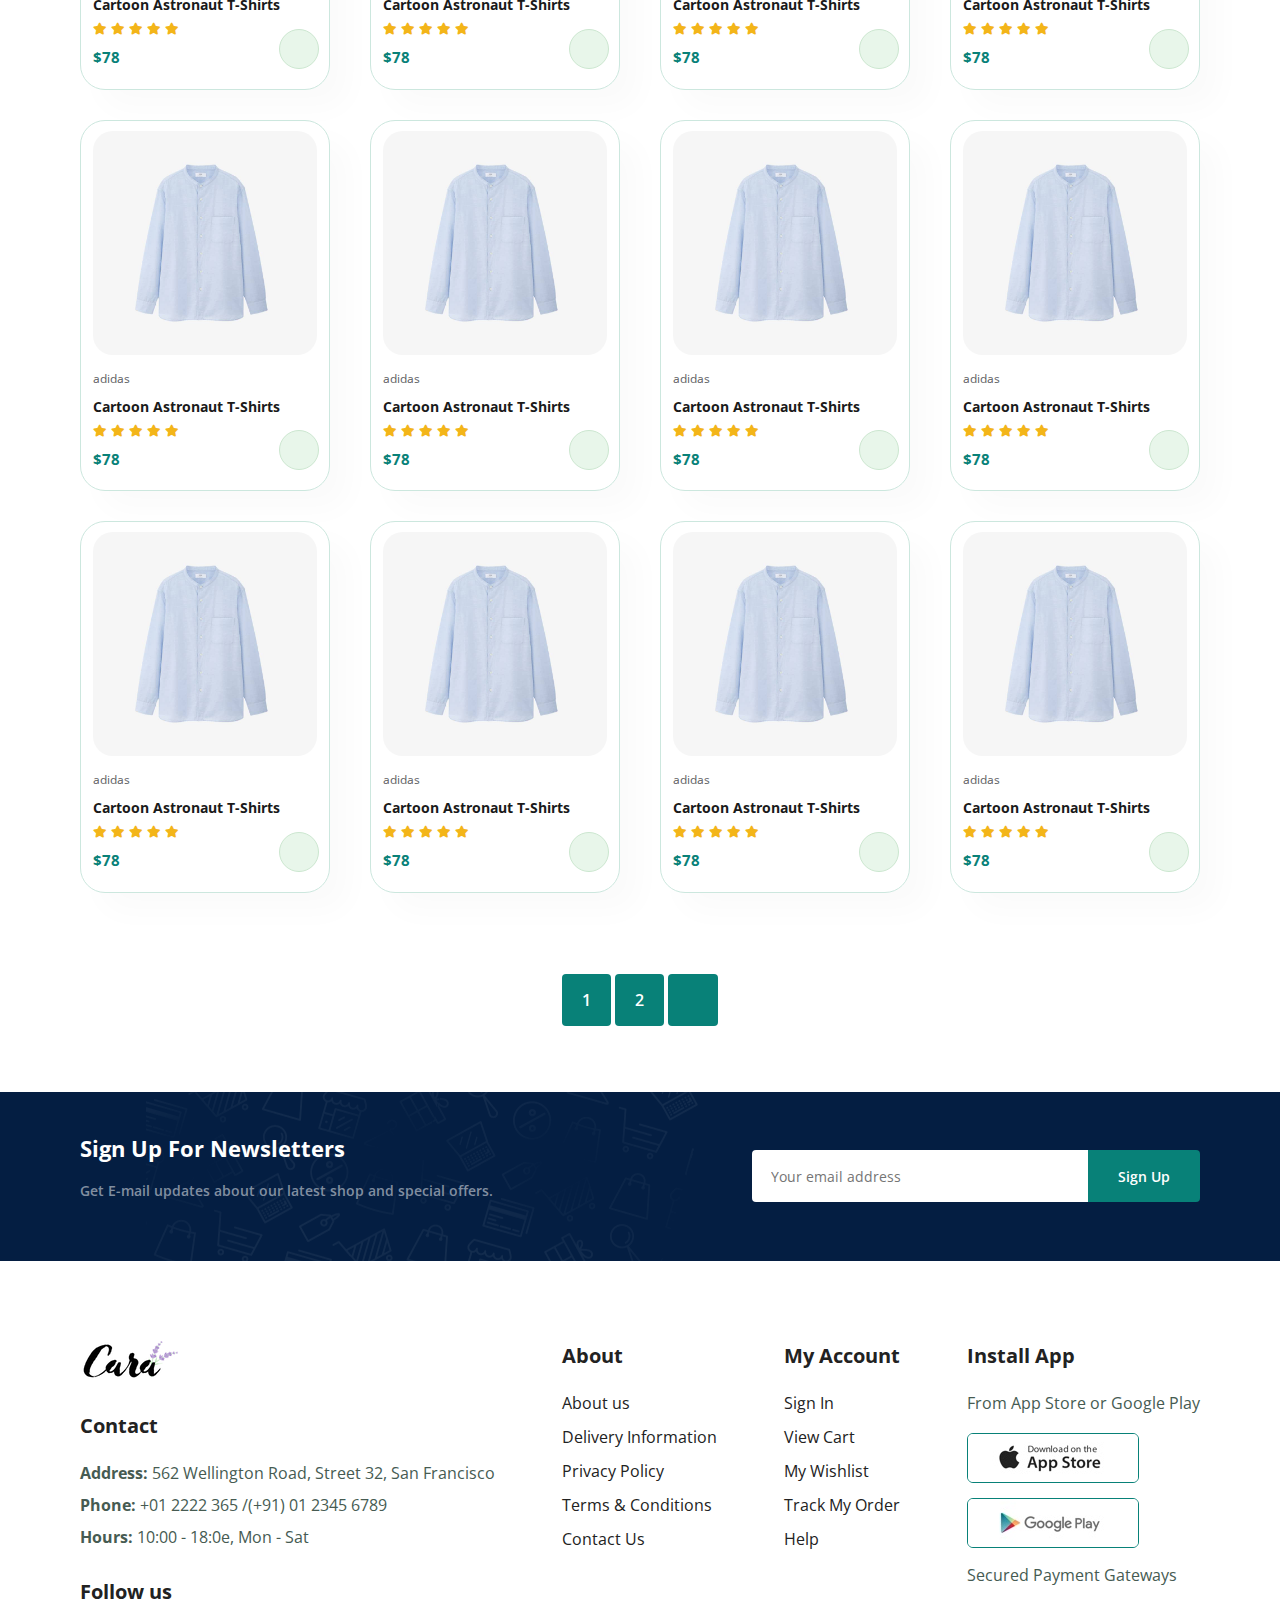
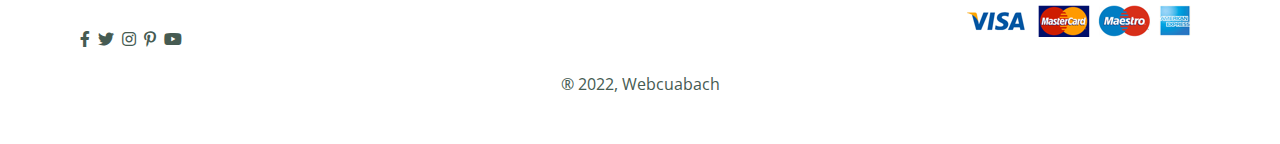
<file: shop.html>
<!DOCTYPE html>
<html lang="en">

<head>
    <meta charset="UTF-8">
    <meta http-equiv="X-UA-Compatible" content="IE=edge">
    <meta name="viewport" content="width=device-width, initial-scale=1.0">
    <title>BookShop</title>
    <link rel="stylesheet" href="style.css">
    <link rel="stylesheet" href="https://pro.fontawesome.com/releases/v5.15.3/css/all.css">
</head>

<body>
    <section id="header">
        <a href="#"><img src="/img/logo.png" alt=""></a>
        <div>
            <ul id="navbar">
                <li><a href="index.html">Home</a></li>
                <li><a class="active" href="shop.html">Shop</a></li>
                <li><a href="blog.html">Blog</a></li>
                <li><a href="about.html">About</a></li>
                <li><a href="contact.html">Contact</a></li>
                <li><a id="lg-bag" href="cart.html"><i class="fal fa-shopping-bag"></i></i></a></li>
                <a href="#" id="close"><i class="far fa-times"></i></a>
            </ul>
        </div>
        <div id="mobile">
            <a href="cart.html"><i class="fal fa-shopping-bag"></i></i></a>
            <i id="bar" class="fal fa-bars"></i>
        </div>
    </section>

    <section id="page-header">
        <h2>#stayhome</h2>
        <p>Save more with coupons & up to 70% off!</p>
    </section>

    <section id="product1" class="section-p1">
        <div class="pro-container">
            <div class="pro">
                <img src="img/products/f1.jpg" alt="">
                <div class="des">
                    <span>adidas</span>
                    <h5>Cartoon Astronaut T-Shirts</h5>
                    <div class="star">
                        <i class="fas fa-star"></i>
                        <i class="fas fa-star"></i>
                        <i class="fas fa-star"></i>
                        <i class="fas fa-star"></i>
                        <i class="fas fa-star"></i>
                    </div>
                    <h4>$78</h4>
                </div>
                <a href="#"><i class="fal fa-shopping-cart cart"></i></a>
            </div>
            <div class="pro">
                <img src="img/products/f1.jpg" alt="">
                <div class="des">
                    <span>adidas</span>
                    <h5>Cartoon Astronaut T-Shirts</h5>
                    <div class="star">
                        <i class="fas fa-star"></i>
                        <i class="fas fa-star"></i>
                        <i class="fas fa-star"></i>
                        <i class="fas fa-star"></i>
                        <i class="fas fa-star"></i>
                    </div>
                    <h4>$78</h4>
                </div>
                <a href="#"><i class="fal fa-shopping-cart cart"></i></a>
            </div>
            <div class="pro">
                <img src="img/products/f1.jpg" alt="">
                <div class="des">
                    <span>adidas</span>
                    <h5>Cartoon Astronaut T-Shirts</h5>
                    <div class="star">
                        <i class="fas fa-star"></i>
                        <i class="fas fa-star"></i>
                        <i class="fas fa-star"></i>
                        <i class="fas fa-star"></i>
                        <i class="fas fa-star"></i>
                    </div>
                    <h4>$78</h4>
                </div>
                <a href="#"><i class="fal fa-shopping-cart cart"></i></a>
            </div>
            <div class="pro">
                <img src="img/products/f1.jpg" alt="">
                <div class="des">
                    <span>adidas</span>
                    <h5>Cartoon Astronaut T-Shirts</h5>
                    <div class="star">
                        <i class="fas fa-star"></i>
                        <i class="fas fa-star"></i>
                        <i class="fas fa-star"></i>
                        <i class="fas fa-star"></i>
                        <i class="fas fa-star"></i>
                    </div>
                    <h4>$78</h4>
                </div>
                <a href="#"><i class="fal fa-shopping-cart cart"></i></a>
            </div>
            <div class="pro">
                <img src="img/products/f1.jpg" alt="">
                <div class="des">
                    <span>adidas</span>
                    <h5>Cartoon Astronaut T-Shirts</h5>
                    <div class="star">
                        <i class="fas fa-star"></i>
                        <i class="fas fa-star"></i>
                        <i class="fas fa-star"></i>
                        <i class="fas fa-star"></i>
                        <i class="fas fa-star"></i>
                    </div>
                    <h4>$78</h4>
                </div>
                <a href="#"><i class="fal fa-shopping-cart cart"></i></a>
            </div>
            <div class="pro">
                <img src="img/products/f1.jpg" alt="">
                <div class="des">
                    <span>adidas</span>
                    <h5>Cartoon Astronaut T-Shirts</h5>
                    <div class="star">
                        <i class="fas fa-star"></i>
                        <i class="fas fa-star"></i>
                        <i class="fas fa-star"></i>
                        <i class="fas fa-star"></i>
                        <i class="fas fa-star"></i>
                    </div>
                    <h4>$78</h4>
                </div>
                <a href="#"><i class="fal fa-shopping-cart cart"></i></a>
            </div>
            <div class="pro">
                <img src="img/products/f1.jpg" alt="">
                <div class="des">
                    <span>adidas</span>
                    <h5>Cartoon Astronaut T-Shirts</h5>
                    <div class="star">
                        <i class="fas fa-star"></i>
                        <i class="fas fa-star"></i>
                        <i class="fas fa-star"></i>
                        <i class="fas fa-star"></i>
                        <i class="fas fa-star"></i>
                    </div>
                    <h4>$78</h4>
                </div>
                <a href="#"><i class="fal fa-shopping-cart cart"></i></a>
            </div>
            <div class="pro">
                <img src="img/products/f1.jpg" alt="">
                <div class="des">
                    <span>adidas</span>
                    <h5>Cartoon Astronaut T-Shirts</h5>
                    <div class="star">
                        <i class="fas fa-star"></i>
                        <i class="fas fa-star"></i>
                        <i class="fas fa-star"></i>
                        <i class="fas fa-star"></i>
                        <i class="fas fa-star"></i>
                    </div>
                    <h4>$78</h4>
                </div>
                <a href="#"><i class="fal fa-shopping-cart cart"></i></a>
            </div>
            <div class="pro">
                <img src="img/products/f1.jpg" alt="">
                <div class="des">
                    <span>adidas</span>
                    <h5>Cartoon Astronaut T-Shirts</h5>
                    <div class="star">
                        <i class="fas fa-star"></i>
                        <i class="fas fa-star"></i>
                        <i class="fas fa-star"></i>
                        <i class="fas fa-star"></i>
                        <i class="fas fa-star"></i>
                    </div>
                    <h4>$78</h4>
                </div>
                <a href="#"><i class="fal fa-shopping-cart cart"></i></a>
            </div>
            <div class="pro">
                <img src="img/products/f1.jpg" alt="">
                <div class="des">
                    <span>adidas</span>
                    <h5>Cartoon Astronaut T-Shirts</h5>
                    <div class="star">
                        <i class="fas fa-star"></i>
                        <i class="fas fa-star"></i>
                        <i class="fas fa-star"></i>
                        <i class="fas fa-star"></i>
                        <i class="fas fa-star"></i>
                    </div>
                    <h4>$78</h4>
                </div>
                <a href="#"><i class="fal fa-shopping-cart cart"></i></a>
            </div>
            <div class="pro">
                <img src="img/products/n1.jpg" alt="">
                <div class="des">
                    <span>adidas</span>
                    <h5>Cartoon Astronaut T-Shirts</h5>
                    <div class="star">
                        <i class="fas fa-star"></i>
                        <i class="fas fa-star"></i>
                        <i class="fas fa-star"></i>
                        <i class="fas fa-star"></i>
                        <i class="fas fa-star"></i>
                    </div>
                    <h4>$78</h4>
                </div>
                <a href="#"><i class="fal fa-shopping-cart cart"></i></a>
            </div>
            <div class="pro">
                <img src="img/products/n1.jpg" alt="">
                <div class="des">
                    <span>adidas</span>
                    <h5>Cartoon Astronaut T-Shirts</h5>
                    <div class="star">
                        <i class="fas fa-star"></i>
                        <i class="fas fa-star"></i>
                        <i class="fas fa-star"></i>
                        <i class="fas fa-star"></i>
                        <i class="fas fa-star"></i>
                    </div>
                    <h4>$78</h4>
                </div>
                <a href="#"><i class="fal fa-shopping-cart cart"></i></a>
            </div>
            <div class="pro">
                <img src="img/products/n1.jpg" alt="">
                <div class="des">
                    <span>adidas</span>
                    <h5>Cartoon Astronaut T-Shirts</h5>
                    <div class="star">
                        <i class="fas fa-star"></i>
                        <i class="fas fa-star"></i>
                        <i class="fas fa-star"></i>
                        <i class="fas fa-star"></i>
                        <i class="fas fa-star"></i>
                    </div>
                    <h4>$78</h4>
                </div>
                <a href="#"><i class="fal fa-shopping-cart cart"></i></a>
            </div>
            <div class="pro">
                <img src="img/products/n1.jpg" alt="">
                <div class="des">
                    <span>adidas</span>
                    <h5>Cartoon Astronaut T-Shirts</h5>
                    <div class="star">
                        <i class="fas fa-star"></i>
                        <i class="fas fa-star"></i>
                        <i class="fas fa-star"></i>
                        <i class="fas fa-star"></i>
                        <i class="fas fa-star"></i>
                    </div>
                    <h4>$78</h4>
                </div>
                <a href="#"><i class="fal fa-shopping-cart cart"></i></a>
            </div>
            <div class="pro">
                <img src="img/products/n1.jpg" alt="">
                <div class="des">
                    <span>adidas</span>
                    <h5>Cartoon Astronaut T-Shirts</h5>
                    <div class="star">
                        <i class="fas fa-star"></i>
                        <i class="fas fa-star"></i>
                        <i class="fas fa-star"></i>
                        <i class="fas fa-star"></i>
                        <i class="fas fa-star"></i>
                    </div>
                    <h4>$78</h4>
                </div>
                <a href="#"><i class="fal fa-shopping-cart cart"></i></a>
            </div>
            <div class="pro">
                <img src="img/products/n1.jpg" alt="">
                <div class="des">
                    <span>adidas</span>
                    <h5>Cartoon Astronaut T-Shirts</h5>
                    <div class="star">
                        <i class="fas fa-star"></i>
                        <i class="fas fa-star"></i>
                        <i class="fas fa-star"></i>
                        <i class="fas fa-star"></i>
                        <i class="fas fa-star"></i>
                    </div>
                    <h4>$78</h4>
                </div>
                <a href="#"><i class="fal fa-shopping-cart cart"></i></a>
            </div>
            <div class="pro">
                <img src="img/products/n1.jpg" alt="">
                <div class="des">
                    <span>adidas</span>
                    <h5>Cartoon Astronaut T-Shirts</h5>
                    <div class="star">
                        <i class="fas fa-star"></i>
                        <i class="fas fa-star"></i>
                        <i class="fas fa-star"></i>
                        <i class="fas fa-star"></i>
                        <i class="fas fa-star"></i>
                    </div>
                    <h4>$78</h4>
                </div>
                <a href="#"><i class="fal fa-shopping-cart cart"></i></a>
            </div>
            <div class="pro">
                <img src="img/products/n1.jpg" alt="">
                <div class="des">
                    <span>adidas</span>
                    <h5>Cartoon Astronaut T-Shirts</h5>
                    <div class="star">
                        <i class="fas fa-star"></i>
                        <i class="fas fa-star"></i>
                        <i class="fas fa-star"></i>
                        <i class="fas fa-star"></i>
                        <i class="fas fa-star"></i>
                    </div>
                    <h4>$78</h4>
                </div>
                <a href="#"><i class="fal fa-shopping-cart cart"></i></a>
            </div>
            <div class="pro">
                <img src="img/products/n1.jpg" alt="">
                <div class="des">
                    <span>adidas</span>
                    <h5>Cartoon Astronaut T-Shirts</h5>
                    <div class="star">
                        <i class="fas fa-star"></i>
                        <i class="fas fa-star"></i>
                        <i class="fas fa-star"></i>
                        <i class="fas fa-star"></i>
                        <i class="fas fa-star"></i>
                    </div>
                    <h4>$78</h4>
                </div>
                <a href="#"><i class="fal fa-shopping-cart cart"></i></a>
            </div>
            <div class="pro">
                <img src="img/products/n1.jpg" alt="">
                <div class="des">
                    <span>adidas</span>
                    <h5>Cartoon Astronaut T-Shirts</h5>
                    <div class="star">
                        <i class="fas fa-star"></i>
                        <i class="fas fa-star"></i>
                        <i class="fas fa-star"></i>
                        <i class="fas fa-star"></i>
                        <i class="fas fa-star"></i>
                    </div>
                    <h4>$78</h4>
                </div>
                <a href="#"><i class="fal fa-shopping-cart cart"></i></a>
            </div>
        </div>
    </section>

    <section id="pagination" class="section-p1">
        <a href="#">1</a>
        <a href="#">2</a>
        <a href="#"><i class="fal fa-long-arrow-alt-right"></i></a>
    </section>

    <section id="newsletter" class="section-p1 section-m1">
        <div class="newstext">
            <h4>Sign Up For Newsletters</h4>
            <p>Get E-mail updates about our latest shop and <span>special offers.</span>
            </p>
        </div>
        <div class="form">
            <input type="text" placeholder="Your email address">
            <button class="normal">Sign Up</button>
        </div>
    </section>

    <footer class="section-p1">
        <div class="col">
            <img class="logo" src="img/logo.png" alt="">
            <h4>Contact</h4>
            <p><strong>Address:</strong> 562 Wellington Road, Street 32, San Francisco</p>
            <p><strong>Phone:</strong> +01 2222 365 /(+91) 01 2345 6789</p>
            <p><strong>Hours:</strong> 10:00 - 18:0e, Mon - Sat</p>
            <div class="follow">
                <h4>Follow us</h4>
                <div class="icon">
                    <div class="icon">
                        <i class="fab fa-facebook-f"></i>
                        <i class="fab fa-twitter"></i>
                        <i class="fab fa-instagram"></i>
                        <i class="fab fa-pinterest-p"></i>
                        <i class="fab fa-youtube"></i>
                    </div>
                </div>
            </div>
        </div>

        <div class="col">
            <h4>About</h4>
            <a href="#">About us</a>
            <a href="#">Delivery Information</a>
            <a href="#">Privacy Policy</a>
            <a href="#">Terms & Conditions</a>
            <a href="#">Contact Us</a>
        </div>
        <div class="col">
            <h4>My Account</h4>
            <a href="#">Sign In</a>
            <a href="#">View Cart</a>
            <a href="#">My Wishlist</a>
            <a href="#">Track My Order</a>
            <a href="#">Help</a>
        </div>
        <div class="col install">
            <h4>Install App</h4>
            <p>From App Store or Google Play</p>
            <div class="row">
                <img src="img/pay/app.jpg" alt="">
                <img src="img/pay/play.jpg" alt="">
            </div>
            <p>Secured Payment Gateways </p>
            <img src="img/pay/pay.png" alt="">
        </div>
        <div class="copyright">
            <p>&circledR; 2022, Webcuabach</p>
        </div>
    </footer>

</body>
<script src="script.js"></script>

</html>
</file>
<file: style.css>
@import url('https://fonts.googleapis.com/css2?family=Open+Sans:ital,wght@0,300;0,400;0,500;0,600;0,700;0,800;1,300;1,400;1,500;1,600;1,700;1,800&display=swap');

*,
*::before,
*::after {
    box-sizing: border-box;
}

* {
    padding: 0;
    margin: 0;
    font-family: 'Open Sans', sans-serif;
}

body,
h1,
h2,
h3,
h4,
h5,
h6,
p,
figure,
picture {
    margin: 0;
}

html {
    scroll-behavior: smooth;
}

body {
    min-height: 100vh;
    line-height: 1.5;
}

input,
button,
select,
textarea {
    font: inherit;
}

img,
picture {
    display: block;
    max-width: 100%;
}

/* remove animation for people who've turned them off */
@media (prefers-reduced-motion: reduce) {

    *,
    *::before,
    *::after {
        animation-duration: 0.01ms !important;
        animation-iteration-count: 1 !important;
        transition-duration: 0.01ms !important;
        scroll-behavior: auto !important;
    }
}

h1 {
    font-size: 50px;
    line-height: 64px;
    color: #222;
}

h2 {
    font-size: 46px;
    line-height: 54px;
    color: #222;
}


h4 {
    font-size: 20px;
    color: #222;
}


h6 {
    font-size: 12px;
    font-weight: 700;
    color: #222;
}

p {
    font-size: 16px;
    color: #465b52;
    margin: 15px 0 20px 0;
}

.section-p1 {
    padding: 40px 80px;
}

.section-m1 {
    margin: 40px 0;
}

button.normal {
    font-size: 14px;
    font-weight: 600;
    padding: 15px 30px;
    color: #000;
    background-color: #fff;
    border-radius: 4px;
    cursor: pointer;
    border: none;
    outline: none;
    transition: 0.2s;
}

button.white {
    font-size: 13px;
    font-weight: 600;
    padding: 11px 18px;
    color: #fff;
    background-color: transparent;
    cursor: pointer;
    border: 1px solid #fff;
    outline: none;
    transition: 0.2s;
}

body {
    width: 100%;
}

/* Header Start */
#header {
    display: flex;
    justify-content: space-between;
    align-items: center;
    padding: 20px 80px;
    background: #e3e6f3;
    box-shadow: 0 5px 15px rgba(0, 0, 0, 0.06);
    z-index: 999;
    position: sticky;
    top: 0;
    left: 0;
}

#navbar {
    display: flex;
    justify-content: center;
    align-items: center;
}

#navbar li {
    list-style: none;
    padding: 0 20px;
    position: relative;
}

#navbar li a {
    text-decoration: none;
    font-size: 16px;
    font-weight: 600;
    color: #1a1a1a;
    transition: 0.3s ease;
}

#navbar li a:hover,
#navbar li a.active {
    color: #088178;
}

#navbar li a:hover::after,
#navbar li a.active::after {
    content: "";
    width: 30%;
    height: 2px;
    background: #088178;
    position: absolute;
    bottom: -4px;
    left: 20px;
}

#mobile {
    display: none;
    align-items: center;
}

#close {
    display: none;
}

/* Home Page */
#hero {
    background-image: url("img/hero4.png");
    height: 90vh;
    width: 100%;
    background-size: cover;
    background-position: top 25% right 0;
    padding: 0 80px;
    display: flex;
    flex-direction: column;
    align-items: flex-start;
    justify-content: center;
}

#hero h4 {
    padding-bottom: 15px;
}

#hero h1 {
    color: #088178;
}

#hero button {
    background-image: url("img/button.png");
    background-color: transparent;
    color: #088178;
    border: 0;
    padding: 11px 80px 11px 65px;
    background-repeat: no-repeat;
    cursor: pointer;
    font-weight: 700;
    font-size: 18px;
}

#feature {
    display: flex;
    align-items: center;
    justify-content: space-between;
    flex-wrap: wrap;
}

#feature .fe-box {
    width: 220px;
    text-align: center;
    padding: 25px 15px;
    box-shadow: 20px 20px 34px rgba(0, 0, 0, 0.03);
    border: 1px solid #cce7d0;
    border-radius: 4px;
    margin: 15px 0;
}

#feature .fe-box:hover {
    box-shadow: 10px 10px 54px rgba(70, 62, 221, 0.1);
}

#feature .fe-box img {
    width: 100%;
    margin-bottom: 10px;
}

#feature .fe-box h6 {
    display: inline-block;
    padding: 9px 8px 6px 8px;
    line-height: 1;
    border-radius: 4px;
    color: #088178;
    background-color: #89d8e1;
}

#feature .fe-box:nth-child(2) h6 {
    background-color: #fddde4;
}

#feature .fe-box:nth-child(3) h6 {
    background-color: #cdebbc;
}

#feature .fe-box:nth-child(4) h6 {
    background-color: #89bfe1;
}

#feature .fe-box:nth-child(5) h6 {
    background-color: #a28fda;
}

#feature .fe-box:nth-child(6) h6 {
    background-color: #e1a789;
}

#product1 {
    text-align: center;
}

#product1 .pro-container {
    display: flex;
    justify-content: space-between;
    padding-top: 20px;
    flex-wrap: wrap;
}

#product1 .pro {
    width: 19%;
    min-width: 250px;
    padding: 10px 12px;
    border: 1px solid #cce7de;
    border-radius: 25px;
    cursor: pointer;
    box-shadow: 20px 20px 30px rgba(0, 0, 0, 0.02);
    margin: 15px 0;
    transition: 0.2s ease;
    position: relative;
}

#product1 .pro:hover {
    box-shadow: 20px 20px 30px rgba(0, 0, 0, 0.06);
}


#product1 .pro img {
    width: 100%;
    border-radius: 20px;
}

#product1 .pro .des {
    text-align: start;
    padding: 10px 0;
}

#product1 .pro .des span {
    color: #606063;
    font-size: 12px;
}

#product1 .pro .des h5 {
    padding-top: 7px;
    color: #1a1a1a;
    font-size: 14px;
}

#product1 .pro .des i {
    font-size: 12px;
    color: rgb(243, 181, 25);
}

#product1 .pro .des h4 {
    padding-top: 7px;
    font-size: 15px;
    font-weight: 700;
    color: #088178;
}

#product1 .pro .cart {
    width: 40px;
    height: 40px;
    line-height: 40px;
    border-radius: 50px;
    background-color: #e8f6ea;
    font-weight: 500;
    color: #088178;
    border: 1px solid #cce7d0;
    position: absolute;
    bottom: 20px;
    right: 10px;
}

#banner {
    display: flex;
    flex-direction: column;
    justify-content: center;
    align-items: center;
    text-align: center;
    background-image: url("img/banner/b2.jpg");
    width: 100%;
    height: 40vh;
    background-size: cover;
    background-position: center;
}

#banner h4 {
    color: #fff;
    font-size: 16px;
}

#banner h2 {
    color: #fff;
    font-size: 30px;
    padding: 10px 0;
}

#banner h2 span {
    color: #ef3636;
}

#banner button:hover {
    background: #088178;
    color: #fff;
}

#sm-banner {
    display: flex;
    justify-content: space-between;
    flex-wrap: wrap;
}

#sm-banner .banner-box {
    display: flex;
    flex-direction: column;
    justify-content: center;
    align-items: flex-start;
    background-image: url("img/banner/b17.jpg");
    min-width: 49%;
    height: 50vh;
    background-size: cover;
    background-position: center;
    padding: 30px;
}

#sm-banner .banner-box2 {
    background-image: url("img/banner/b10.jpg");
}

#sm-banner h4 {
    color: #fff;
    font-size: 20px;
    font-weight: 300;
}

#sm-banner h2 {
    color: #fff;
    font-size: 35px;
    font-weight: 800;
}

#sm-banner span {
    color: #fff;
    font-size: 14px;
    font-weight: 500;
    padding-bottom: 15px;
}

#sm-banner .banner-box:hover button {
    background: #088178;
    border: 1px solid #088178;
}

#banner3 {
    display: flex;
    justify-content: space-between;
    flex-wrap: wrap;
    padding: 0 80px;
}

#banner3 .banner-box {
    display: flex;
    flex-direction: column;
    justify-content: center;
    align-items: flex-start;
    background-image: url("img/banner/b7.jpg");
    min-width: 30%;
    height: 30vh;
    background-size: cover;
    background-position: center;
    padding: 20px;
    margin-bottom: 20px;
}

#banner3 .banner-box2 {
    background-image: url("img/banner/b4.jpg");
}

#banner3 .banner-box3 {
    background-image: url("img/banner/b18.jpg");
}

#banner3 h2 {
    color: #fff;
    font-weight: 900;
    font-size: 36px;
}

#banner3 h3 {
    color: #ec544e;
    font-weight: 800;
    font-size: 26px;
}

#newsletter {
    display: flex;
    justify-content: space-between;
    flex-wrap: wrap;
    align-items: center;
    background-image: url("img/banner/b14.png");
    background-repeat: no-repeat;
    background-position: 20% 30%;
    background-color: #041e42;
}

#newsletter h4 {
    font-size: 22px;
    font-weight: 700;
    color: #fff;
}

#newsletter p {
    font-size: 14px;
    font-weight: 600;
    color: #818ea0;
}

#newsletter p span {
    color: I#ffbd27;
}

#newsletter .form {
    display: flex;
    width: 40%;
}

#newsletter input {
    height: 3.225rem;
    padding: 0 1.25em;
    font-size: 14px;
    width: 100%;
    border: 1px solid transparent;
    border-radius: 4px;
    outline: none;
    border-top-right-radius: 0;
    border-bottom-right-radius: 0;
}

#newsletter button {
    background-color: #088178;
    color: #fff;
    white-space: nowrap;
    border-top-left-radius: 0;
    border-bottom-left-radius: 0;
}

footer {
    display: flex;
    flex-wrap: wrap;
    justify-content: space-between;
}

footer .col {
    display: flex;
    flex-direction: column;
    align-items: flex-start;
    margin-bottom: 20px;
}

footer .logo {
    margin-bottom: 30px;
}

footer h4 {
    padding-bottom: 20px;
}

footer p {
    margin: 0 0 8px 0;
}

footer a {
    text-decoration: none;
    color: #222;
    margin-bottom: 10px;
}

footer .follow {
    margin-top: 20px;
}

footer .follow i {
    color: #465b52;
    padding-right: 4px;
    cursor: pointer;
}

footer .install .row img {
    border: 1px solid #088178;
    border-radius: 6px;
}

footer .install img {
    margin: 10px 0 15px 0;
}

footer .follow i:hover,
footer a:hover {
    color: #088178;
}

footer .copyright {
    width: 100%;
    text-align: center;
}

/* Shop Page */

#page-header {
    background-image: url("img/banner/b1.jpg");
    width: 100%;
    height: 40vh;
    background-size: cover;
    display: flex;
    justify-content: center;
    text-align: center;
    flex-direction: column;
    padding: 14px;
}

#page-header h2,
#page-header p {
    color: #fff;
}

#pagination {
    text-align: center;
}

#pagination a {
    text-decoration: none;
    background-color: #088178;
    padding: 15px 20px;
    border-radius: 4px;
    color: #fff;
    font-weight: 600;
}

#pagination a i {
    font-size: 16px;
    font-weight: 600;
}

/* Single Product */
#prodetails {
    display: flex;
    margin-top: 20px;
}

#prodetails .single-pro-image {
    width: 40%;
    margin-right: 50px;
}

#prodetails .single-pro-details {
    width: 50%;
    padding-top: 30px;
}

#prodetails .single-pro-details h4 {
    padding: 40px 0 20px 0;
}

#prodetails .single-pro-details h2 {
    font-size: 26px;
}

#prodetails .single-pro-details select {
    display: block;
    padding: 5px 10px;
    margin-bottom: 10px;
}

#prodetails .single-pro-details input {
    width: 50px;
    height: 47px;
    padding-left: 10px;
    font-size: 16px;
    margin-right: 10px;
}

#prodetails .single-pro-details input:focus {
    outline: none;
}

#prodetails .single-pro-details button {
    background: #088178;
    color: #fff;
}

#prodetails .single-pro-details span {
    line-height: 25px;
}

/* Blog Page */

#page-header.blog-header {
    background-image: url("img/banner/b19.jpg");
}

#blog {
    padding: 150px 150px 0 150px;
}

#blog .blog-box {
    display: flex;
    align-items: center;
    width: 100%;
    position: relative;
    padding-bottom:
        100px;
}

#blog .blog-img {
    width: 50%;
    margin-right: 40px;
}

#blog img {
    width: 100%;
    height: 300px;
    object-fit: cover;
}

#blog .blog-details {
    width: 50%;
}

#blog .blog-details a {
    text-decoration: none;
    font-size: 11px;
    color: #000;
    font-weight: 700;
    position: relative;
    transition: 0.3s;
}

#blog .blog-details a::after {
    content: "";
    width: 50px;
    height: 1px;
    background-color: #000;
    position: absolute;
    top: 7px;
    right: -60px;
}

#blog .blog-details a:hover {
    color: #088178;
}

#blog .blog-details a:hover::after {
    background-color: #088178;
}

#blog .blog-box h1 {
    position: absolute;
    top: -53px;
    left: 0;
    font-size: 70px;
    font-weight: 700;
    color: #c9cbce;
    z-index: -9;
}

/* About Page */

#page-header.about-header {
    background-image: url("img/about/banner.png");
}

#about-head {
    display: flex;
    align-items: center;
}

#about-head img {
    width: 50%;
    height: auto;
}

#about-head div {
    padding-left: 40px;
}

#about-app {
    text-align: center;
}

#about-app .video {
    width: 70%;
    height: 100%;
    margin: 30px auto 0 auto;
}

#about-app .video video {
    width: 100%;
    height: 100%;
    border-radius: 20px;
}

/* Contact Page */

#contact-details {
    display: flex;
    align-items: center;
    justify-content: space-between;
}

#contact-details .details {
    width: 40%;
}


#contact-details .details span,
#form-details form span {
    font-size: 16px;
}

#contact-details .details h2,
#form-details form h2 {
    font-size: 30px;
    line-height: 35px;
    padding: 20px 0;
}

#contact-details .details h3 {
    font-size: 18px;
    padding-bottom: 15px;
}

#contact-details .details li {
    list-style: none;
    display: flex;
    padding: 10px 0;
}

#contact-details .details li i {
    font-size: 14px;
    padding-right: 22px;
}

#contact-details .details li p {
    margin: 0;
    font-size: 14px;
}

#contact-details .map {
    width: 55%;
    height: 500px;
}

#contact-details .map iframe {
    width: 100%;
    height: 100%;
}

#form-details {
    display: flex;
    justify-content: space-evenly;
    margin: 30px;
    padding: 80px;
    border: 1px solid #e1e1e1;
}

#form-details form {
    width: 65%;
    display: flex;
    flex-direction: column;
    align-items: flex-start;
}

#form-details form input,
#form-details form textarea {
    width: 100%;
    padding: 12px 15px;
    outline: none;
    margin-bottom: 20px;
    border: 1px solid #e1e1e1;
}

#form-details form button {
    background-color: #088178;
    color: #fff;
}

#form-details .people div {
    padding-bottom: 25px;
    display: flex;
    align-items: flex-start;
}

#form-details .people div img {
    width: 65px;
    height: 65px;
    object-fit: cover;
    margin-right: 15px;
}

#form-details .people div p {
    margin: 0;
    font-size: 13px;
    line-height: 25px;
}

#form-details .people div p span {
    display: block;
    font-size: 16px;
    font-weight: 600;
    color: #000;
}

/* Cart Page  */
#cart {
    overflow-x: auto;
}

#cart table {
    width: 100%;
    border-collapse: collapse;
    table-layout: fixed;
    white-space: nowrap;
}

#cart table img {
    width: 70px;
    margin: 0 auto
}

#cart table td:nth-child(1) {
    width: 100px;
    text-align: center;
}

#cart table td:nth-child(2) {
    width: 150px;
    text-align: center;
}

#cart table td:nth-child(3) {
    width: 250px;
    text-align: center;
}

#cart table td:nth-child(4),
#cart table td:nth-child(5),
#cart table td:nth-child(6) {
    width: 150px;
    text-align: center;
}

#cart table td:nth-child(5) input {
    width: 70px;
    padding: 10px 5px 10px 15px;
}

#cart table thead {
    border: 1px solid #e2e9e1;
    border-left: none;
    border-right: none;
}

#cart table thead td {
    font-weight: 700;
    text-transform: uppercase;
    font-size: 16px;
    padding: 18px 0;
}

#cart table tbody tr td {
    padding-top: 15px;
}

#cart table tbody td {
    font-size: 15px;
}

#cart-add {
    display: flex;
    flex-wrap: wrap;
    justify-content: space-between;
}

#coupon {
    width: 50%;
    margin-bottom: 30px;
}

#coupon h3, #subtotal h3 {
    padding-bottom: 15px;
}

#coupon input {
    padding: 10px 20px;
    outline: none;
    width: 60%;
    margin-right: 10px;
    border: 1px solid #e2e9e1;
}

#coupon button, #subtotal button {
    background-color: #088178;
    color: #fff;
    padding: 12px 20px;
}

#subtotal {
    width: 50%;
    margin-bottom: 30px;
    border: 1px solid #e2e9e1;
    padding: 30px;
}

#subtotal table {
    border-collapse: collapse;
    width: 100%;
    margin-bottom: 20px;
}

#subtotal table td {
    width: 50%;
    border: 1px solid #e2e9e1;
    padding: 10px;
    font-size: 15px;
}

/* Responsive */

@media (max-width:799px) {
    .section-p1 {
        padding: 40px 40px;
    }

    #navbar {
        display: flex;
        flex-direction: column;
        align-items: flex-start;
        justify-content: flex-start;
        position: fixed;
        top: 0;
        right: -300px;
        height: 100vh;
        width: 300px;
        background-color: #E3E6F3;
        box-shadow: 0 40px 60px rgba(0, 0, 0, 0.1);
        padding: 80px 0 0 10px;
        transition: 0.3s;
    }

    #navbar li a {
        font-size: 20px;
    }

    #navbar.active {
        right: 0px;
    }

    #navbar li {
        margin-bottom: 25px;
    }

    #mobile {
        display: flex;
        align-items: center;
    }

    #mobile i {
        color: #1a1a1a;
        font-size: 24px;
        padding-left: 20px;
    }

    #close {
        display: initial;
        position: absolute;
        top: 30px;
        left: 30px;
        color: #222;
        font-size: 24px;
    }

    #lg-bag {
        display: none;
    }

    #hero {
        height: 70vh;
        padding: 0 80px;
        background-position: top 30% right 30%;
    }

    #feature {
        justify-content: center;
    }

    #feature .fe-box {
        width: 180px;
        margin: 15px 15px;
    }

    #product1 .pro-container {
        justify-content: center;
    }

    #product1 .pro {
        width: 23%;
        margin: 15px;
    }

    #banner {
        height: 20vh;
    }

    #sm-banner {
        padding: 40px 40px;
    }

    #sm-banner .banner-box {
        min-width: 100%;
        height: 30vh;
    }

    #banner3 {
        padding: 0 40px;
    }

    #banner3 .banner-box {
        width: 28%;
    }

    #banner3 h2 {
        font-size: 26px;
    }

    #banner3 h3 {
        font-size: 16px;
    }

    #newsletter {
        padding: 40px 40px;
    }

    #newsletter .form {
        width: 70%;
    }

    footer {
        padding: 40px 40px !important;
        flex-direction: column;
    }

    /* Contact Page */
    #form-details {
        padding: 40px;
    }

    #form-details form {
        width: 50%;
    }
}

@media (max-width: 477px) {
    .section-p1 {
        padding: 20px;
    }

    #feature {
        justify-content: space-between;
    }

    #feature .fe-box {
        width: 155px;
        margin: 0 0 15px 0;
    }

    #header {
        padding: 10px 30px;
    }

    h1 {
        font-size: 38px;
    }

    h2 {
        font-size: 32px;
    }

    #hero {
        padding: 0 20px;
        background-position: 55%;
    }

    #product1 .pro {
        width: 100%;
    }

    #banner {
        height: 40vh;
    }

    #sm-banner .banner-box {
        height: 40vh;
    }

    #sm-banner .banner-box2 {
        margin-top: 20px;
    }

    #banner3 {
        padding: 0 40px;
    }

    #banner3 .banner-box {
        width: 100%;
    }

    #newsletter .form {
        width: 100%;
    }

    footer .copyright {
        text-align: start;
    }

    /* Single Product */

    #prodetails {
        display: flex;
        flex-direction: column;
    }

    #prodetails .single-pro-image {
        width: 100%;
        margin-right: 0px;
    }

    #prodetails .single-pro-details {
        width: 100%;
    }

    /* Blog Page */

    #blog {
        padding: 100px 20px 0 20px;
    }

    #blog .blog-box {
        display: flex;
        flex-direction: column;
        align-items: flex-start;
    }

    #blog .blog-img {
        width: 100%;
        margin-right: 0px;
        margin-bottom: 30px;
    }

    #blog .blog-details {
        width: 100%;
    }

    /* About Page */

    #about-head {
        flex-direction: column;
    }

    #about-head img {
        width: 100%;
        margin-bottom: 20px;
    }

    #about-head div {
        padding-left: 0px;
    }

    #about-app .video {
        width: 100%;
    }

    /* Contact Page */
    #contact-details {
        flex-direction: column;
    }

    #contact-details .details {
        width: 100%;
        margin-bottom: 30px;
    }

    #contact-details .map {
        width: 100%;
    }

    #form-details {
        margin: 10px;
        padding: 30px 10px;
        flex-wrap: wrap;
    }

    #form-details form {
        width: 100%;
        margin-bottom: 30px;
    }

    /* Cart Page */
    #cart-add {
        flex-direction: column;
    }

    #coupon {
        width: 100%;
        margin-bottom: 30px;
    }

    #subtotal {
        width: 100%;
        padding: 20px;
    }

}
</file>
